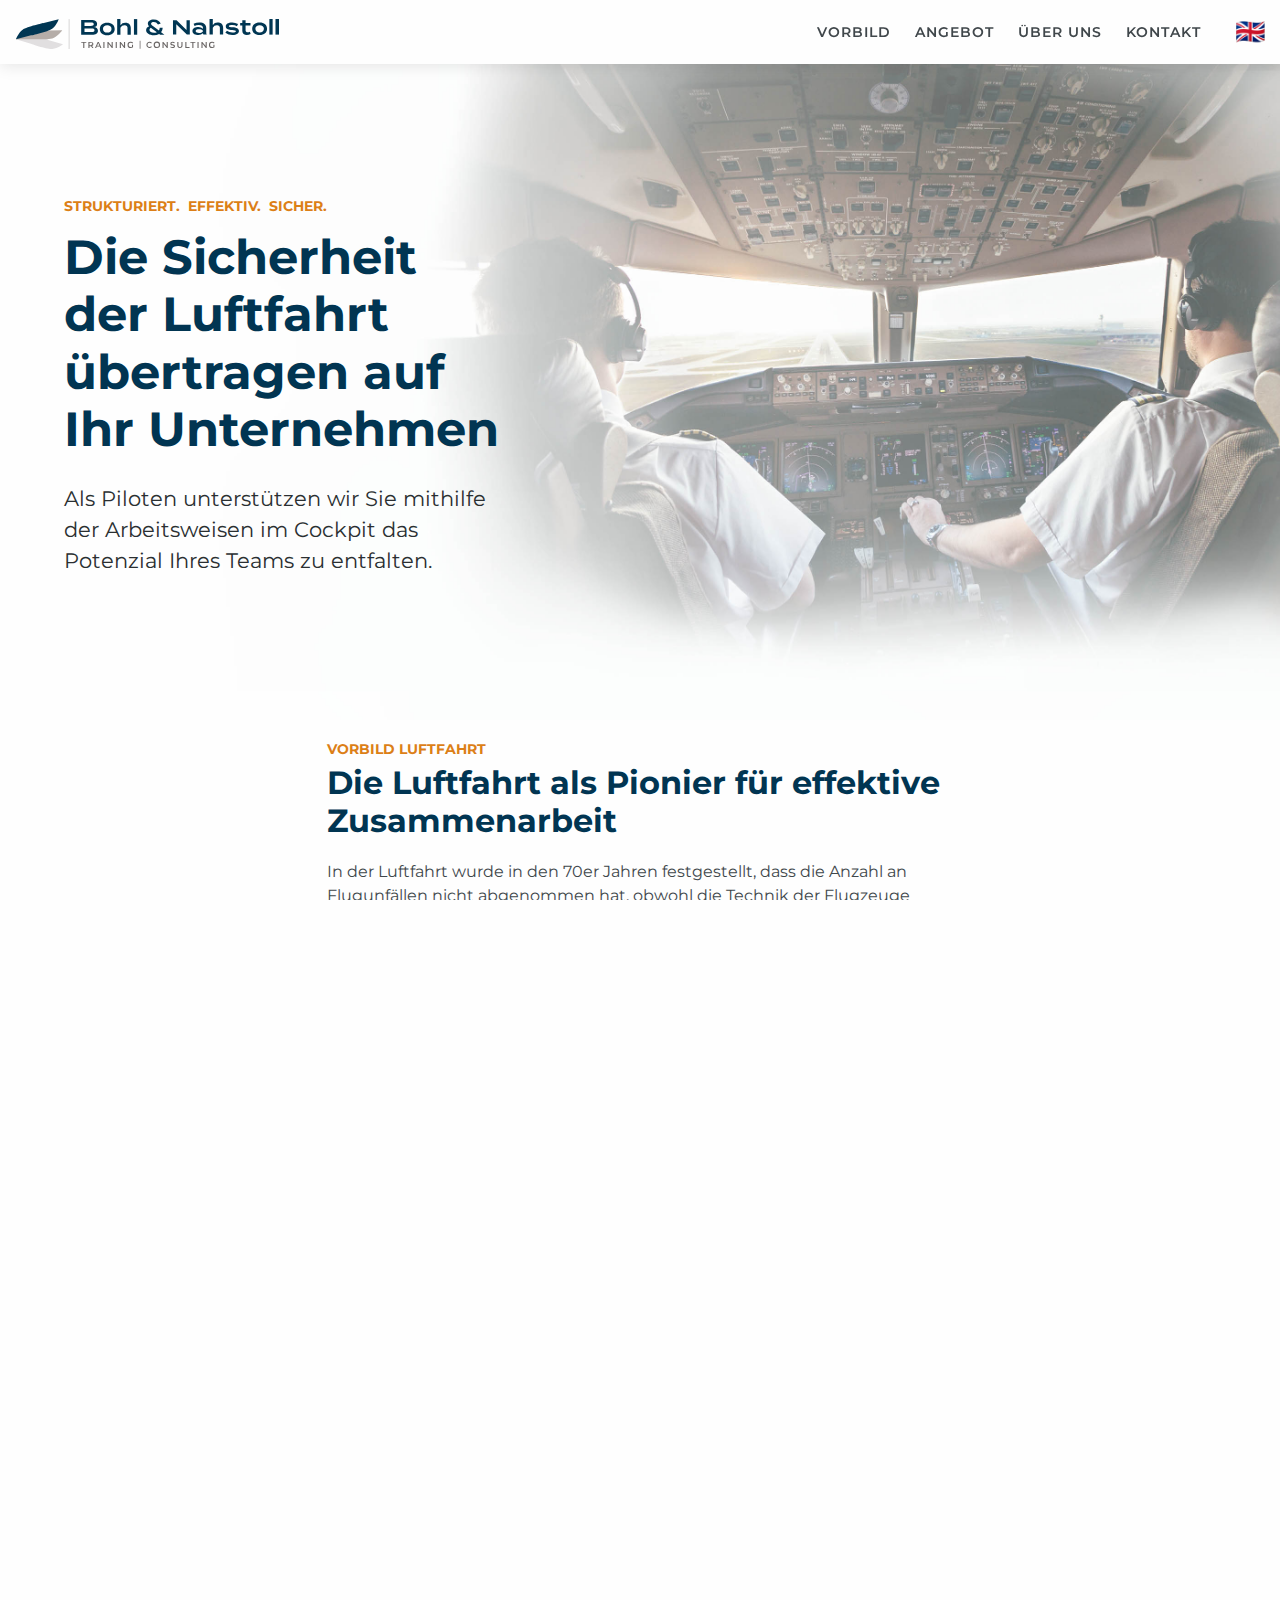
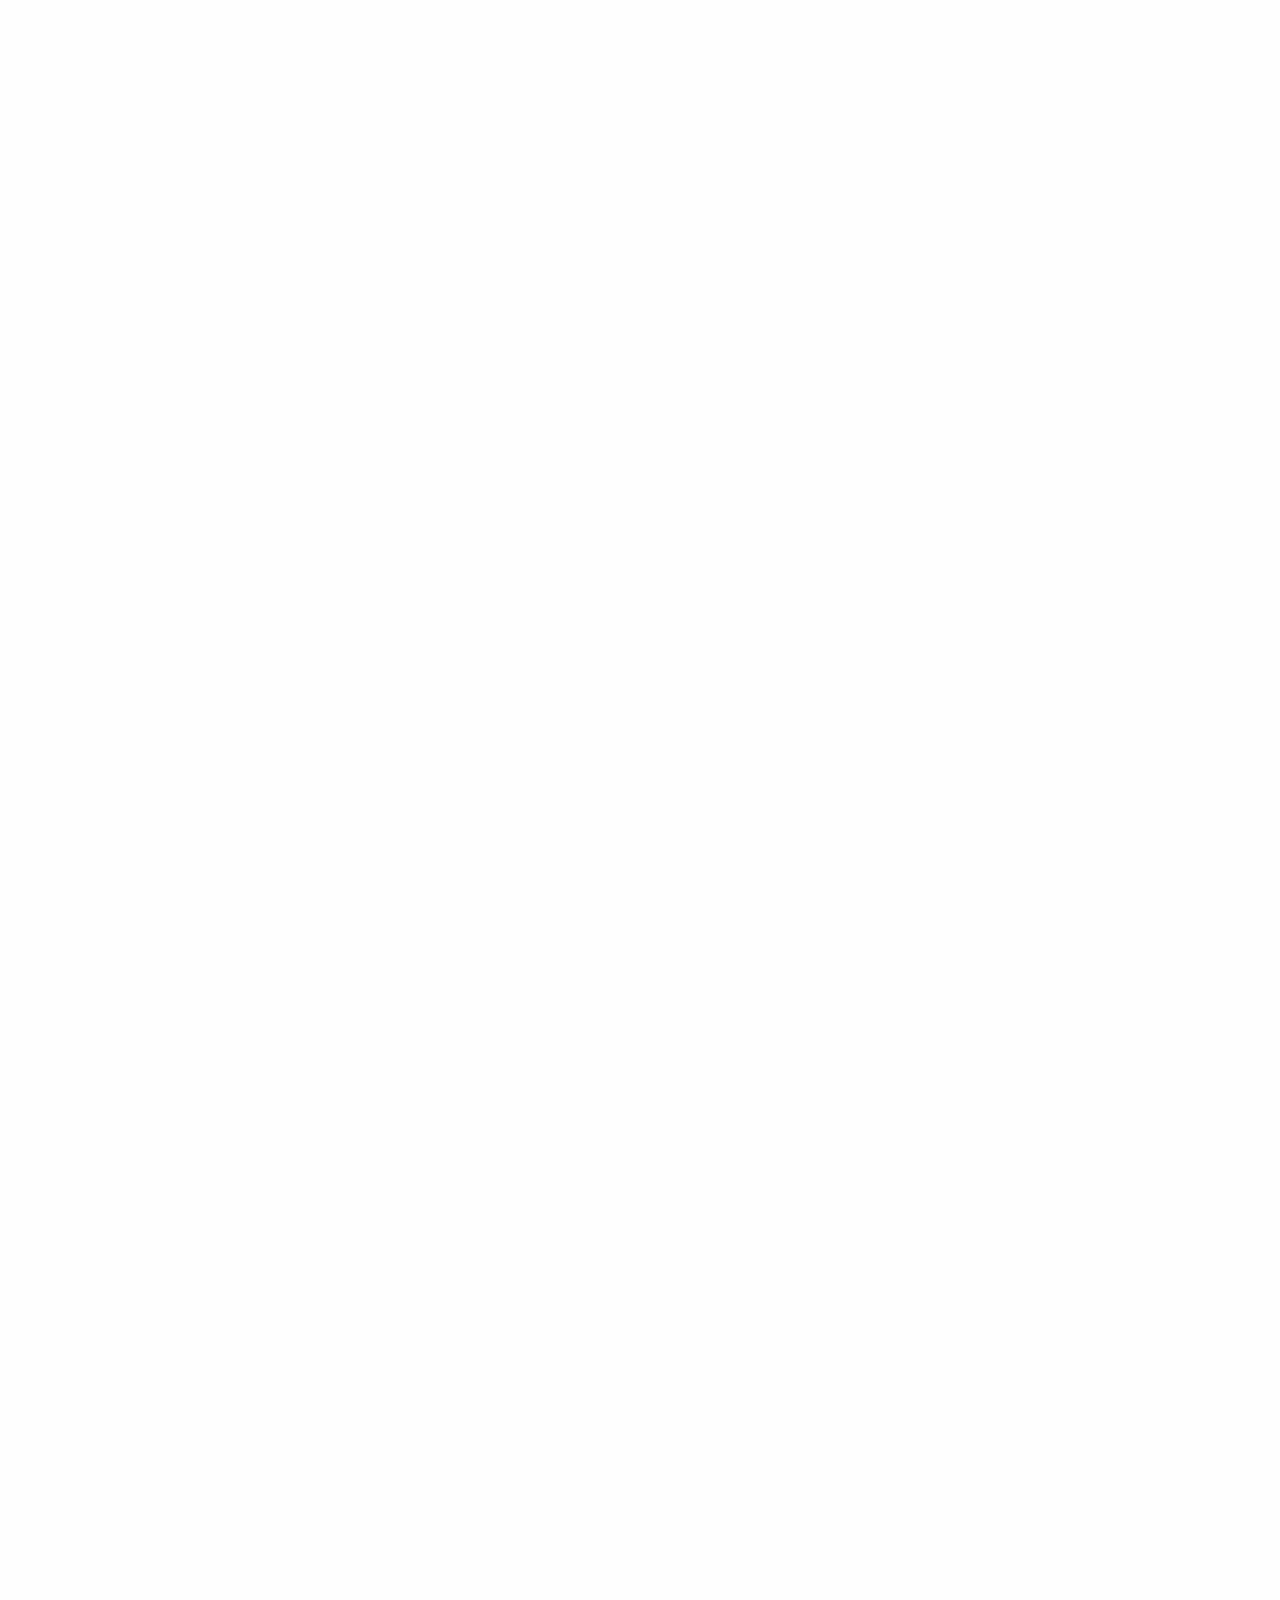
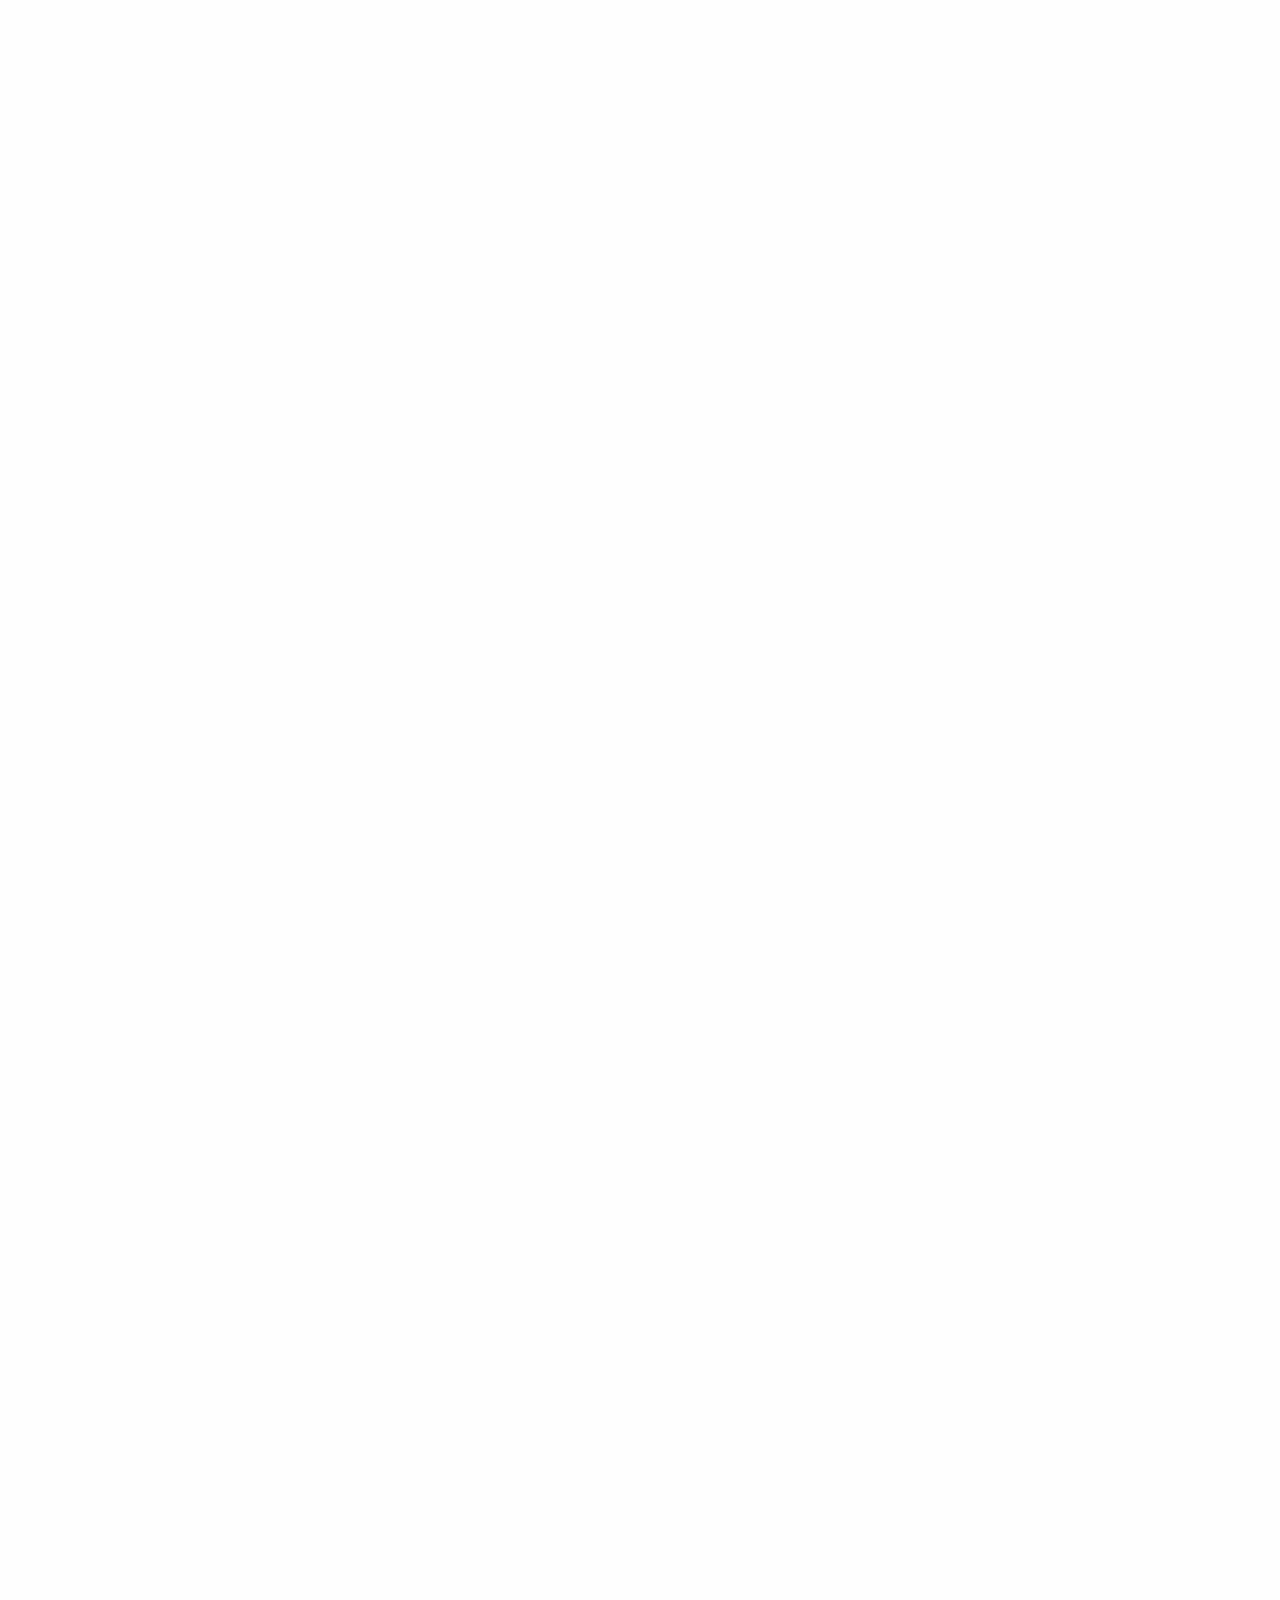
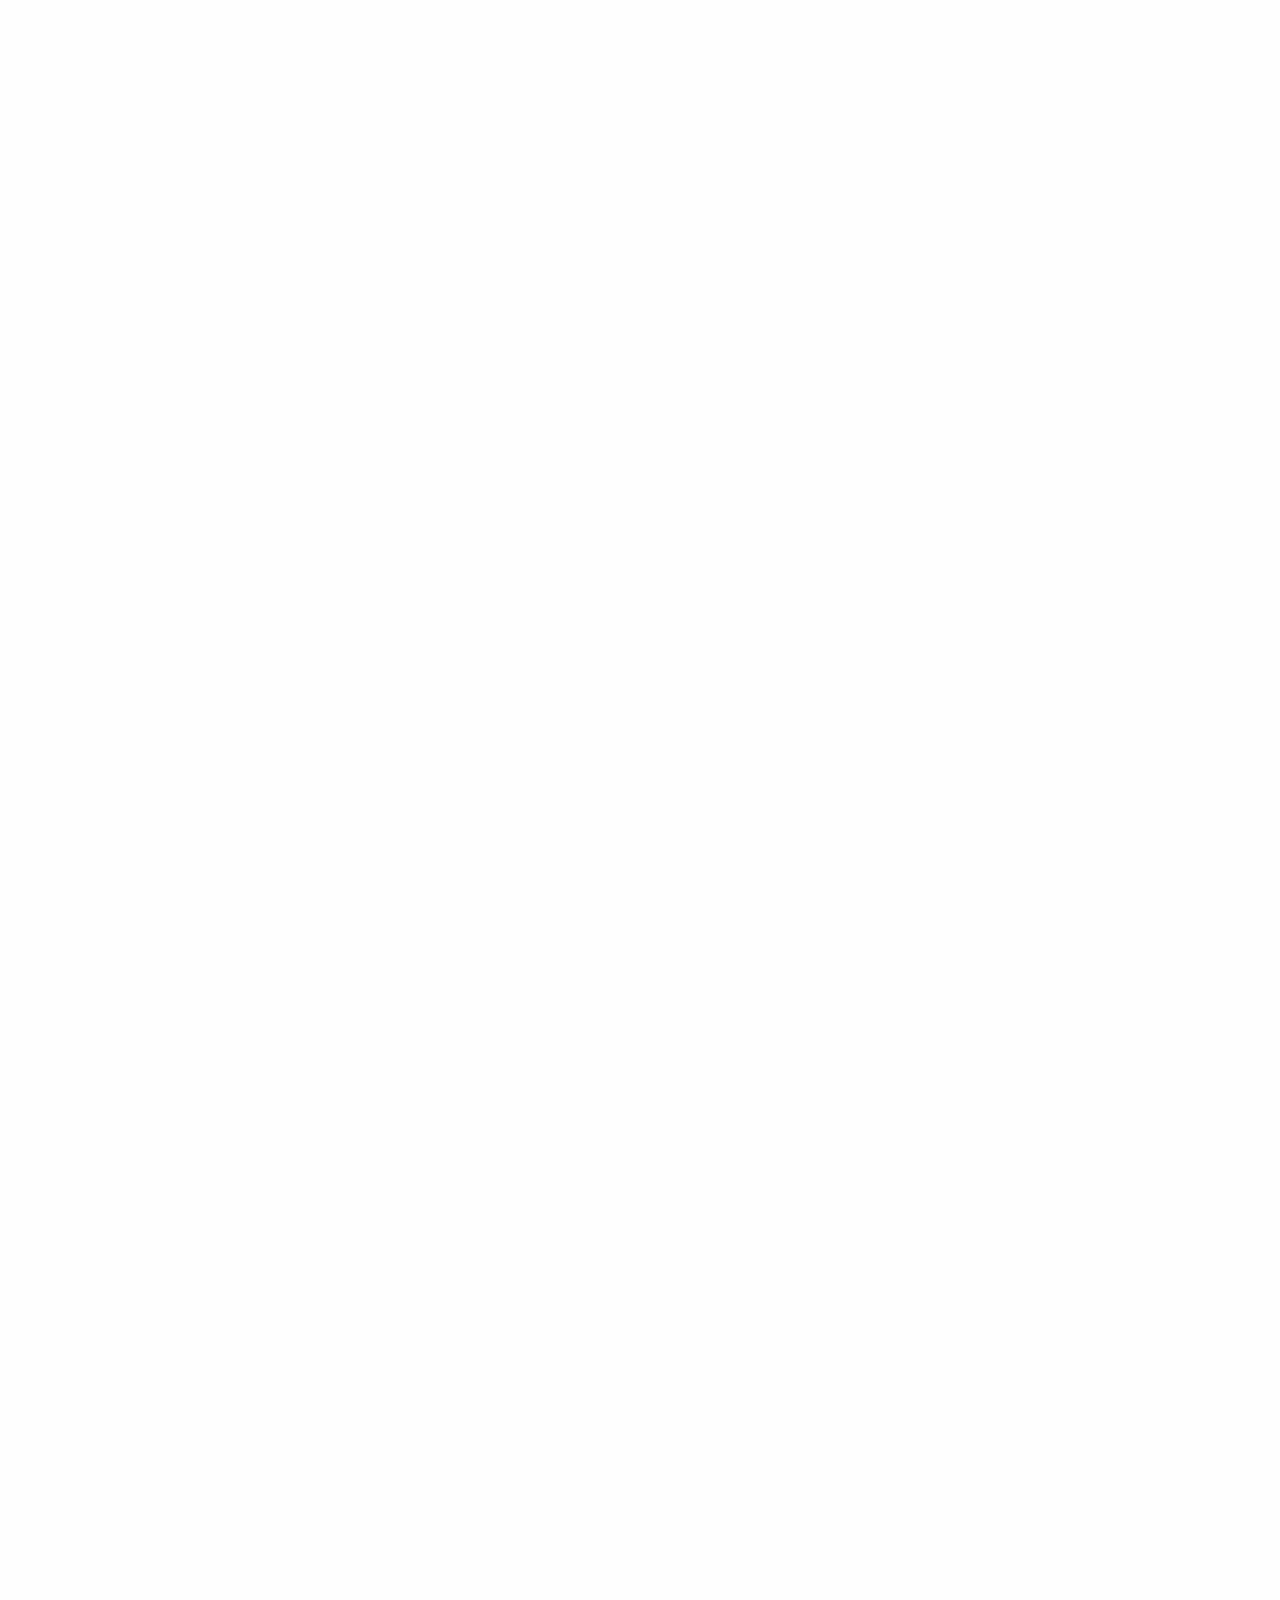
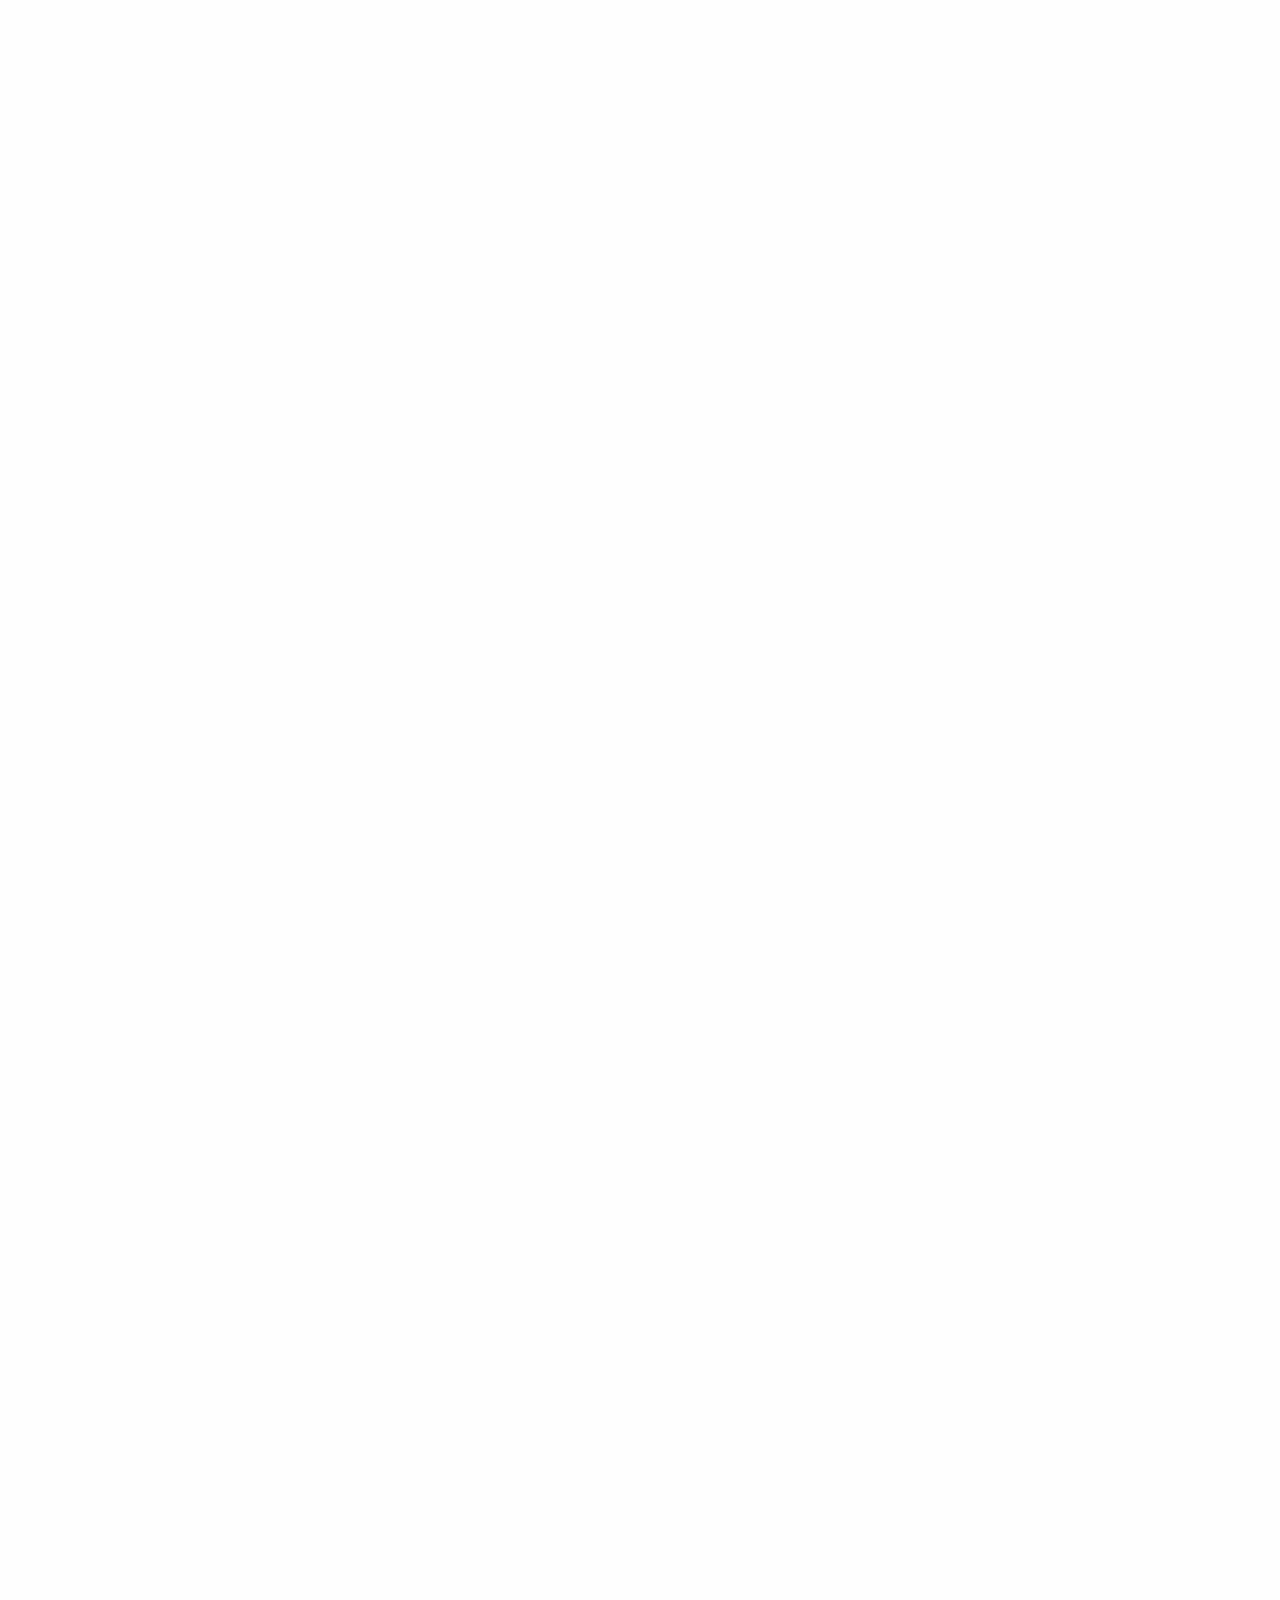
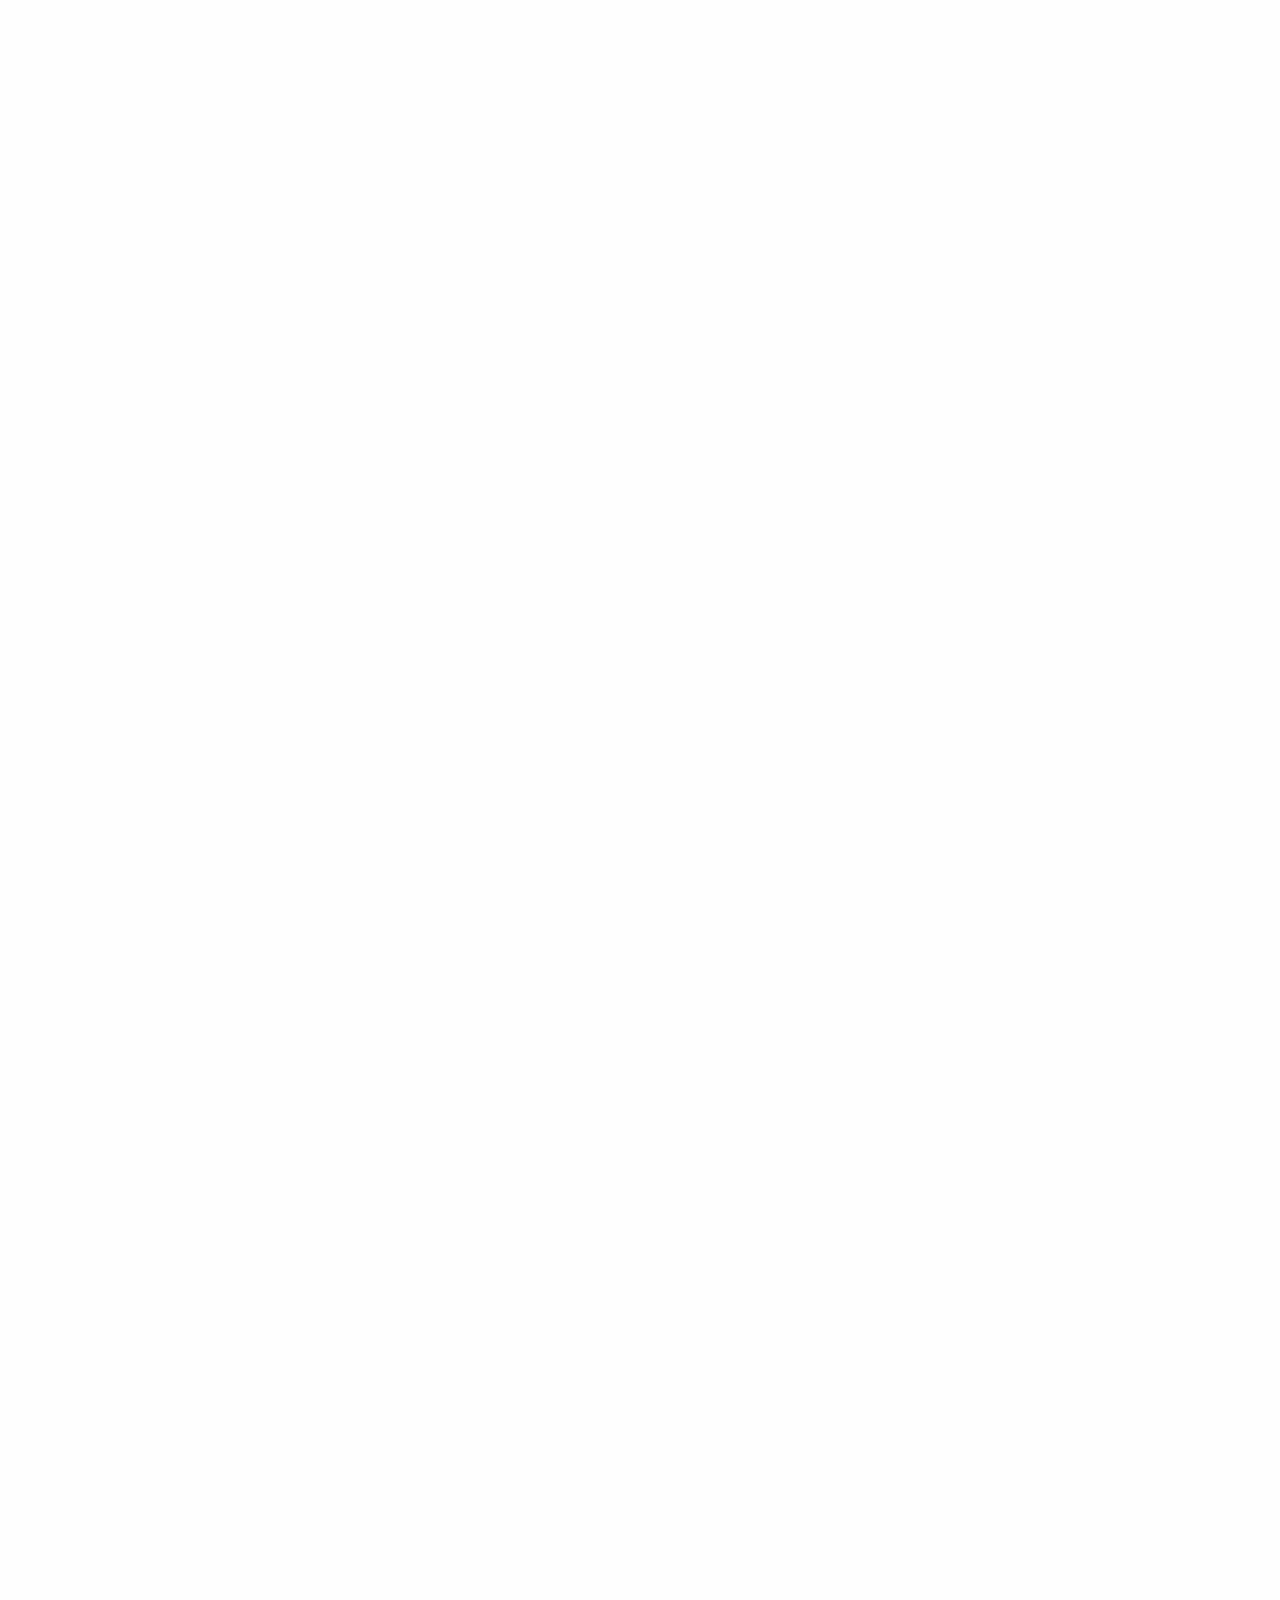
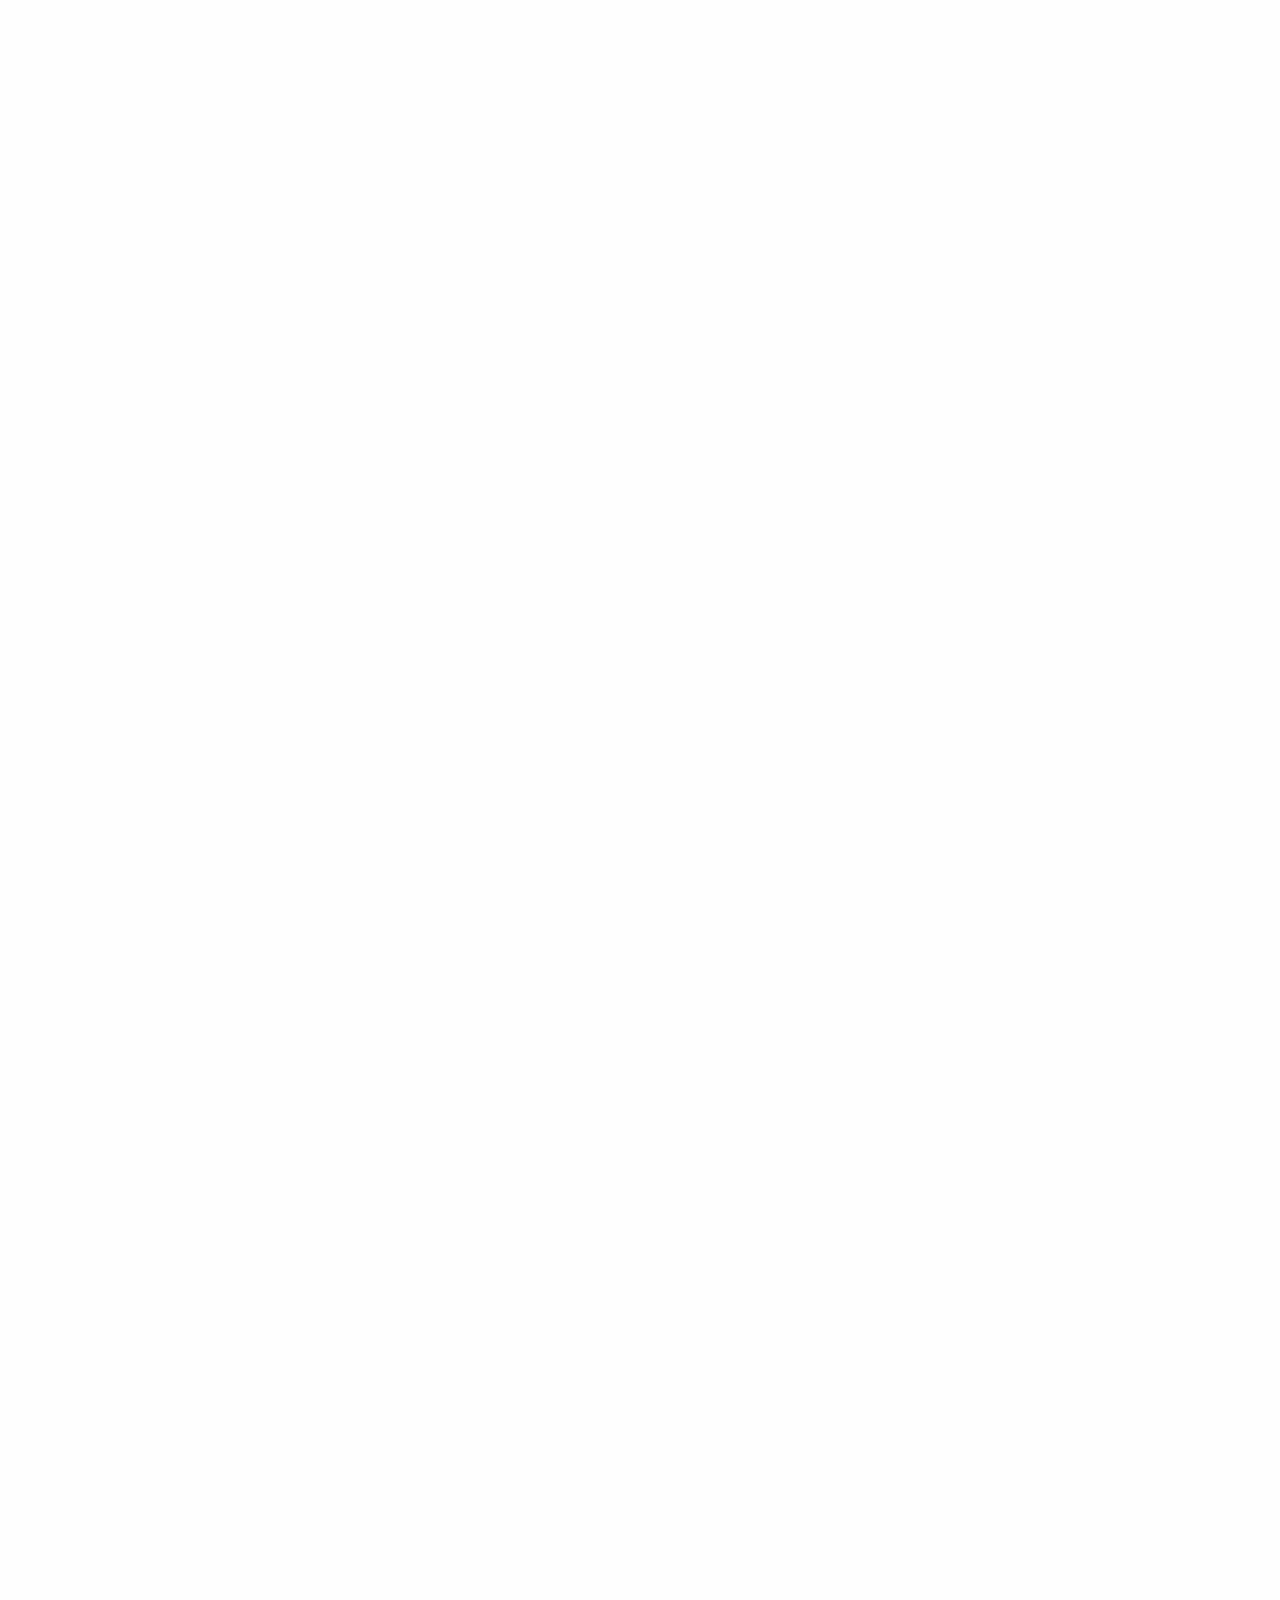
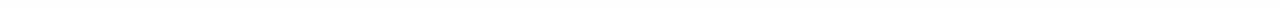
<file: index.html>
<!DOCTYPE html>
<html lang="de">
  <head>
    <meta charset="UTF-8" />
    <meta name="viewport" content="width=device-width, initial-scale=1.0" />

    <title>BN - Training & Consulting</title>
    <meta name="description" content="Die Piloten Bohl & Nahstoll übertragen die Sicherheits-, Kommunikations- und Führungskonzepte der Luftfahrt auf Ihr Unternehmen."/>
    <meta name="image" content="https://www.bn-training.com/img/utils/bn-og.jpg"/>


    <meta property="og:type" content="website"/>
    <meta property="og:title" content=" BN - Training & Consulting">
    <meta property="og:description" content="Die Piloten Bohl & Nahstoll übertragen die Sicherheits-, Kommunikations- und Führungskonzepte der Luftfahrt auf Ihr Unternehmen.">

    <meta property="og:image" content="https://www.bn-training.com/img/utils/bn-og.jpg" />
    <meta property="og:image:width" content="1200" />
    <meta property="og:image:height" content="630" />
    <meta property="og:image" content="https://www.bn-training.com/img/utils/bn-og--wa.jpg" />
    <meta property="og:image:width" content="400" />
    <meta property="og:image:height" content="400" />
    <meta property="og:url" content="https://www.bn-training.com">
    <meta name="twitter:card" content="summary_large_image"><meta property="og:site_name" content="BN - Training & Consulting">
    <meta name="twitter:image:alt" content="logo from BN-Training">
    
    <link rel="stylesheet" href="main.css" />
    <link
      href="https://fonts.googleapis.com/css2?family=Montserrat:ital,wght@0,400;0,600;0,700;1,500&display=swap"
      rel="stylesheet"
    />
    <link rel="shortcut icon" type="image/x-icon" href="/favicon.ico">
  </head>
  <body>
    <header id="header">
      <nav class="nav-container">
        <a class="nav-link nav-link--logo" href="#header">
          <img class="nav-logo" src="img/logo.svg" alt="logo of bn training" />
        </a>
        <img
          class="nav-open"
          id="open"
          src="img/utils/menu.svg"
          alt="hamburger menu icon"
        />
        <img
          class="nav-close"
          id="close"
          src="img/utils/close.svg"
          alt="close icon"
        />
        <div class="nav">
          <ul class="nav-list">
            <li><a class="nav-link" href="#intro">Vorbild</a></li>
            <li><a class="nav-link" href="#product">Angebot</a></li>
            <li><a class="nav-link" href="#about">Über Uns</a></li>
            <li><a class="nav-link" href="#contact">Kontakt</a></li>
            <li><a class="nav-link flag" href="en.html">🇬🇧</a></li>
          </ul>
        </div>
      </nav>
      <div class="header">
        <div class="hero">
          <h4>strukturiert. &nbsp;effektiv. &nbsp;sicher.</h4>
          <h1>Die Sicherheit der Luftfahrt <span>übertragen auf Ihr Unternehmen</span></h1>
          <p>
            Als Piloten unterstützen wir Sie mithilfe der Arbeitsweisen im Cockpit das Potenzial Ihres Teams zu entfalten.
          </p>
        </div>
      </div>
    </header>

    <div id="intro">
      <section class="intro container">
        <div class="intro__content">
          <h4>Vorbild Luftfahrt</h4>
        <h2>Die Luftfahrt als Pionier für effektive Zusammenarbeit</h2>
        <p>
          In der Luftfahrt wurde in den 70er Jahren festgestellt, dass die Anzahl
          an Flugunfällen nicht abgenommen hat, obwohl die Technik der Flugzeuge
          immer zuverlässiger wurde. In mehr als 80% der Fälle ermittelte man
          Fehler in der Zusammenarbeit der Crew. 
        </p>
        <p>
            Die Erkenntnis daraus war, dass die interpersonelle Kompetenz der Piloten gefördert und eine
            effektivere Zusammenarbeit ermöglicht werden sollte. Piloten wurden trainiert wie sie in zeitkritischen Situationen gute Entscheidungen treffen, die Ruhe bewahren und im Team entscheidende
            Fehler vermeiden. Seitdem konnte die Anzahl der Unfälle deutlich
            verringert werden.
        </p>
        </div>
        <div class="intro__flex">
          <div class="intro__img">
            <img src="img/assets/airplane.jpg" alt="old aircraft">
          </div>
            <div class="intro__summary">
              <h3
                >Andere Berufsfelder können ebenfalls von diesen Erfolgen
                profitieren!</h3>
              <p>
                Wir zeigen Ihnen, wie Sie Ihr Unternehmen analog zur Luftfahrt auch in herausfordernden Situationen gut und sicher führen.
            </p>
            </div>
        </div>
      </section>

      <section class="container benefits" id="benefits">
        <div class="benefits__grid">
          <div class="benefits__title">
            <h4>Ihre Benefits</h4>
            <h2>Diese Vorteile bieten wir Ihrem Team</h2>
          </div>
          <div class="benefit">
            <img src="img/utils/efficient.svg" alt="two cogwheels icon">
            <p>Effektive Zusammenarbeit</p>
          </div>
          <div class="benefit">
            <img src="img/utils/mistakes.svg" alt="icon shield">
            <p>Vermeidung entscheidender Fehler</p>
          </div>
          <div class="benefit">
            <img src="img/utils/harmony.svg" alt="two happy persons icon">
            <p>Höhere Motivation bei den täglichen Herausforderungen</p>
          </div>
          <div class="benefit">
            <img src="img/utils/friendly.svg" alt="two happy persons icon">
            <p>Besseres Verständnis und Arbeitsklima innerhalb des Teams</p>
          </div>
          <div class="benefit">
            <img src="img/utils/capacity.svg" alt="to do list icon">
            <p>Mehr Kapazitäten für wesentliche Aufgaben</p>
          </div>
          <div class="benefit">
            <img src="img/utils/confident.svg" alt="person climbing mountain icon">
            <p>Gesteigertes Selbstvertrauen in anspruchsvollen Situationen</p>
          </div>
        </div>
      </section>



      <section class="container container--center" id="refs">
        <h4>Referenzen</h4>
        <h2>Diese Unternehmen sind schon mit uns abgehoben</h2>
        <div class="container-grid">
          <div class="grid-item">
            <img src="img/assets/logos/dfb.svg" alt="logo of dfb" />
            <div class="grid-item__overlay">
              <img src="img/assets/logos/dfb.svg" alt="logo of dfb" />
                <hr>
                <p><strong>Kommunikation:</strong><br>Beratung und Training im Bereich Videoassist für die Bundesligaschiedsrichter;<br> Entwicklung von Standardkommunikationsverfahren</p>
              </div>
          </div>
          <div class="grid-item">
            <img src="img/assets/logos/assistim.svg" alt="logo of assistim" />
            <div class="grid-item__overlay">
              <img src="img/assets/logos/assistim.svg" alt="logo of assistim" />
                <hr>
                <p>Trainings für Flugdienstberater</p>
              </div>
          </div>

          <div class="grid-item">
            <img src="img/assets/logos/comatch.svg" alt="logo of co:match" />
            <div class="grid-item__overlay">
              <img src="img/assets/logos/comatch.svg" alt="logo of co:match" />
                <hr>
                <p>Beratung, Workshops, Training</p>
              </div>
          </div>

          <div class="grid-item">
            <img src="img/assets/logos/sparkasse.svg" alt="logo of sparkasse" />
            <div class="grid-item__overlay">
              <img src="img/assets/logos/sparkasse.svg" alt="logo of sparkasse" />
              <hr>
              <p><strong>Entscheidungsfindung:</strong><br>Teilnahme an einer Podiumsdiskussion zum Thema Entscheidungsfindung </p>
            </div>
        </div>

        <div class="grid-item">
          <img
            src="img/assets/logos/emek.svg"
            alt="logo of dr emeklibas"
          />
          <div class="grid-item__overlay">
            <img
            src="img/assets/logos/emek.svg"
            alt="logo of dr emeklibas"
          />
              <hr>
              <p><strong>Fehlermanagement, Kommunikation:</strong><br>Beratung und Training für das Praxisteam</p>
            </div>
        </div>

          <div class="grid-item">
            <img
              src="img/assets/logos/cat.svg"
              alt="logo of civil aviation training"
            />
            <div class="grid-item__overlay">
              <img
              src="img/assets/logos/cat.svg"
              alt="logo of civil aviation training"
            />
                <hr>
                <p>Trainings für Berufspiloten</p>
              </div>
          </div>


          <div class="grid-item">
            <img src="img/assets/logos/isbf.svg" alt="logo of isbf" />
            <div class="grid-item__overlay">
              <img src="img/assets/logos/isbf.svg" alt="logo of isbf" />
                <hr>
                <p><strong>Workloadmanagement:</strong><br>Standardisierung von Arbeitsabläufen</p>
              </div>
          </div>

        </div>
      </section>
    </div>

    <div class="quote">
      <div class="quote_container">
        <div class="quote__flex">
          <quote
            >„Durch die Zusammenarbeit erarbeiteten wir einen Standardprozess, wie er unter Piloten im alltäglichen Berufsleben angewendet wird und in der Kommunikation der Video-Assistenten mit den Schiedsrichtern implementiert wurde.“</quote
          >
          <div class="quote__cite">
            <cite>Deutscher Fussball Bund</cite>
            <span>Projekt Video-Assistent</span>
          </div>
        </div>
        <div class="quote__pagination" data-box=0>
          <span class="quote__page active" data-number=0></span>
          <span class="quote__page" data-number=1></span>
          <span class="quote__page" data-number=2></span>
          <span class="quote__page" data-number=3></span>
        </div>
      </div>
    </div>

    <div id="product">
      <div class="container-sticky container" id="product">
        <div class="sticky">
          <div class="service-header">
            <h4>Unsere Bereiche</h4>
            <h2>
              Wir schauen nicht nur aus einem Blickwinkel, sondern aus fünf.
            </h2>
            <p>
              Um die Arbeitsweisen im Cockpit auf Ihr Unternehmen zu übertragen,
              schauen wir aus fünf unterschiedlichen Perspektiven. Jeder dieser Bereiche ist für sich wichtig und beeinflusst direkt auch die anderen.
            </p>
          </div>
        </div>
        <div class="scroll">
          <div class="service">
            <div class="service_content">
              <h3>Fehler-Management</h3>
              <div class="flex">
                <ul>
                  <li>Welche Möglichkeiten gibt es Fehler in der Zusammenarbeit zu minimieren?</li>
                  <li>Wie gehen wir als Unternehmen mit Fehlern unserer Mitarbeiter um?
                  </li>
                </ul>
                <img
                  src="img/utils/fehler.svg"
                  alt=""
                  class="service_img extra-right"
                />
              </div>
            </div>
          </div>

          <div class="service">
            <div class="service_content">
              <h3>Kommunikation</h3>
              <div class="flex">
                <ul>
                  <li>Wie kommunizieren wir effektiv und unmissverständlich?</li>
                  <li>Wie stellen wir sicher, dass der andere mich verstanden hat?
                  </li>
                </ul>
                <img
                  src="img/utils/communication.svg"
                  alt=""
                  class="service_img extra-right"
                />
              </div>
            </div>
          </div>

          <div class="service">
            <div class="service_content">
              <h3>Entscheidungsfindung</h3>
              <div class="flex">
                <ul>
                  <li>Wie treffen wir in zeitkritischen Situationen die bestmögliche
                    Entscheidung?
                  </li>
                </ul>
                <img src="img/utils/goals.svg" alt="" class="service_img" />
              </div>
            </div>
          </div>

         
          <div class="service">
            <div class="service_content">
              <h3>Workload-Management</h3>
              <div class="flex">
                <ul>
                  <li>Wie können wir unsere Arbeitsbelastung optimal managen?</li>
                  <li>Wie verteilen wir unsere Aufgaben innerhalb des Teams?</li>
                  <li>Wie bereiten wir uns auf Phasen hoher Arbeitsbelastung vor?</li>
                </ul>
                <img src="img/utils/workload.svg" alt="" class="service_img" />
              </div>
            </div>
          </div>

          
          <div class="service">
            <div class="service_content">
              <h3>Leadership & Teamwork</h3>
              <div class="flex">
                <ul>
                  <li>Wie nutzen wir das Potenzial unseres Teams?</li>
                  <li>Welches Hierarchiegefälle ist in unserem Unternehmen optimal?</li>
                  <li>Was zeichnet einen guten Leader, was einen guten Follower aus?</li>
                </ul>
                <img src="img/utils/leadership.svg" alt="" class="service_img" />
              </div>
            </div>
          </div>
        </div>
      </div>
  
      <div class="container-sticky  container-sticky--order container" id="methods">
        <div class="scroll scroll--left">
          <div class="service">
            <h3>Seminare</h3>
            <div class="flex">
              <div class="method__img_container method__img_container--first">
                <img src="img/utils/seminar.svg" alt="icon seminar" class="method_img" />
              </div>
              <p>
                Theoretische Inhalte pragmatisch vorgestellt. Wir legen Wert
                auf anwendbare und verständliche Konzepte.
              </p>
            </div>
          </div>
          <div class="service">
            <h3>Workshops</h3>
            <div class="flex">
              <div class="method__img_container">
                <img src="img/utils/workshop.svg" alt="icon workshop" class="method_img" />
              </div>
              <p>
                Zusammen erarbeiten wir Erkenntnisse in einem von uns vorher
                ausgearbeiteten Rahmen.
              </p>
            </div>
          </div>
          <div class="service">
            <h3>Beratung</h3>
            <div class="flex">
              <div class="method__img_container">
                <img src="img/utils/beratung.svg" alt="icon consulting" class="method_img" />
            </div>
              <p>
                Wir zeigen Ihnen unsere Erkenntnisse und Ideen und beraten Sie bei der Entwicklung Ihres individuellen Trainingprogramms.
              </p>
            </div>
          </div>
          <div class="service">
            <h3>On-The-Job Training</h3>
            <div class="flex">
              <div class="method__img_container">
                <img src="img/utils/on-the-job.svg" alt="icon on the job training" class="method_img" />
              </div>
              <p>
                Analog zur Luftfahrt begleiten wir Sie bei Ihrer täglichen Arbeit
                und üben gemeinsam, live und hautnah.
              </p>
            </div>
          </div>
        </div>
        <div class="sticky">
          <div class="service-header">
            <h4>Unsere Methoden</h4>
            <h2>Wir können so vielfältig sein, wie Ihr Unternehmen ist</h2>
            <p>
              Wir finden gemeinsam mit Ihnen die für das jeweilige Modul und Ihr
              Umfeld optimale Lösung.
            </p>
          </div>
        </div>
      </div>

      <div class="process">
        <section class="container process__container" id="process">
          <div class="process__content">
            <h4>Die Schritte</h4>
          <h2>Unsere Vorgehensweise</h2>
          <p>
            Im ersten Schritt schauen wir uns an, wie Ihr Team zusammenarbeitet.
            Unmittelbar danach erhalten Sie von uns erste Vorschläge für eine
            Förderung Ihrer Zusammenarbeit im Team in Anlehnung an die Arbeitsweisen
            im Cockpit. Im Anschluss entscheiden wir gemeinsam, welche Module und
            Methoden bei Ihnen umgesetzt werden sollen – und das auf Ihr Unternehmen
            individuell angepasst. Sie werden überrascht sein, wie man mit kleinen
            Stellschrauben große Fortschritte erzielen kann.
          </p>
          <p class="copy__summary">
            <span class="strong">Unser Ziel:</span> Ihr Unternehmen in herausfordernden Situationen sicher auf Kurs zu halten.
          </p>
          </div>
        </section>
        <div class="process__img">
          <img class="process__img process__img--mobile" src="img/assets/team-mobile.jpg" alt="business people happy">
          <img class="process__img--destkop" src="img/assets/team-destkop.jpg" alt="business people happy">
        </div>
      </div>
    </div>


    <div class="quote quote--nomargin">
      <div class="quote_container">
        <div class="quote__flex">
          <quote
            >"Die Zusammenarbeit war sehr angenehm und äußerst professionell. Neben der theoretischen Herleitung haben die Praxisübungen mit den Schiedsrichter dazu geführt, dass die definierten Standardprozesse von jedem übernommen werden konnten.“</quote
          >
          <div class="quote__cite">
            <cite>Deutscher Fussball Bund</cite>
            <span>Projekt Video-Assistent</span>
          </div>
        </div>
        <div class="quote__pagination" data-box=1>
          <span class="quote__page active" data-number=0></span>
          <span class="quote__page" data-number=1></span>
          <span class="quote__page" data-number=2></span>
          <span class="quote__page" data-number=3></span>
        </div>
      </div>
    </div>

    <section id="about" class="container">
      <div class="about__intro">
        <h4>Über uns</h4>
        <h2>2 Piloten - agil, innovativ und effektiv</h2>
        <p>
          Freuen Sie sich auf ein authentisches Team mit einer schnellen
          Auffassungsgabe, innovativen Lösungsansätzen und einem hohen Maß an
          Flexibilität und Dynamik. Die tägliche Anwendung der von uns geschulten Inhalten über den Wolken macht uns zu Praktikern. Daher werden wir
          auch bei Ihnen theoretische Konzepte mit Leben füllen und
          maßgeschneidert für Sie zusammenstellen. Lassen Sie uns gemeinsam
          abheben in eine neue Welt der effektiveren Zusammenarbeit.
        </p>
      </div>

      <div class="centerit">
        <div class="about_grid">
          <div class="about_container">
            <div class="about_person">
              <h3>Patrick Nahstoll</h3>
              <p>
                Patrick ist ein Teamplayer, der auch für Ihr Unternehmen
                mit seiner freundlichen und emphatischen Art Ansätze zur
                Verbesserung der Zusammenarbeit entwickelt. Er sucht stetig neue
                Herausforderungen und findet motiviert und zielstrebig die beste
                Lösung. Mit seiner Neugierde denkt sich Patrick in immer neue
                Themenstellungen ein, überträgt seine vielfältigen Erfahrungen
                und Interessen auf neue Anwendungsfälle und sucht nach einem
                individuell passenden Ergebnis.
              </p>
            </div>
          </div>
          <div>
            <img class="about_image-top" src="img/assets/nahstoll.jpg" alt="patrick nahstoll" />
          </div>
          <div>
            <img
              src="img/assets/nahstoll_ac.jpg"
              alt="patrick nahstoll in a cockpit"
            />
          </div>
          <div class="about_container about_container--quali">
            <div>
              <h3>Qualifikationen:</h3>
              <ul class="ul--bullets">
                <li>Bachelor of Engineering</li>
                <li>aktuell im MBA-Studium</li>
                <li>Erster Offizier auf Airbus 320 Familie</li>
              </ul>
              <h3>Kontaktmöglichkeiten:</h3>
              <ul>
                <li class="li--contact">
                  <div class="contact_img_container">
                    <img src="img/utils/phone.svg" alt="handy icon" />
                  </div>
                  <a href="tel:+491777598697">+49 177 7598697</a>
                </li>
                <li class="li--contact">
                  <div class="contact_img_container">
                    <img src="img/utils/mail.svg" alt="mail icon" />
                  </div>
                  <a href="mailto:patrick.nahstoll@bn-training.com">patrick.nahstoll@bn-training.de</a>
                </li>
              </ul>
            </div>
          </div>
        </div>
      </div>
      <div class="centerit">
        <div class="about_grid">
          <div class="about_container">
            <div class="about_person">
              <h3>Christoph Bohl</h3>
              <p>
                Vertrauen Sie auf Christoph, einen Allrounder, der offen für
                neue Herausforderungen ist, bei denen er wie beim Fliegen
                praxisorientiert Kompetenz und Verantwortungsbewusstsein
                einbringen kann. Schon bei Trainings- und Beratungstätigkeiten
                hat er es alleine, oder im Team verstanden, Struktur mit
                Vielseitigkeit und innovativen Vorgehensweisen zu vereinen. Bei
                alldem fällt es ihm leicht, mit Offenheit, Spontanität und
                Lebensfreude immer wieder neue Kontakte zu knüpfen.
              </p>
            </div>
          </div>
          <div>
            <img class="about_image-top" src="img/assets/bohl.jpg" alt="christoph bohl" />
          </div>
          <div>
            <img
              src="img/assets/bohl_ac.jpg"
              alt="christoph bohl in a cockpit"
            />
          </div>
          <div class="about_container about_container--quali">
            <div>
              <h3>Qualifikationen:</h3>
              <ul class="ul--bullets">
                <li>Flugkapitän auf Airbus 320 Familie</li>
                <li>ATPL-Ausbildungsleiter</li>
              </ul>
              <h3>Kontaktmöglichkeiten:</h3>
              <ul>
                <li class="li--contact">
                  <div class="contact_img_container">
                    <img src="img/utils/phone.svg" alt="handy icon" />
                  </div>
                  <a href="tel:+4915124139434">+49 1512 4139434</a>
                </li>
                <li class="li--contact">
                  <div class="contact_img_container">
                    <img src="img/utils/mail.svg" alt="mail icon" />
                  </div>
                  <a href="mailto:christoph.bohl@bn-training.com">christoph.bohl@bn-training.com</a>
                </li>
              </ul>
            </div>
          </div>
        </div>
      </div>
    </section>

    <section class="form_container" id="contact">
      <div class="container">
          <div class="flex flex--sb">
            <div class="form_textcontainer">
              <h4>Kontakt</h4>
              <h2>For any further assistance contact your cockpit crew</h2>
              <p>
                Persönlich lässt es sich viel einfacher verständigen. Nehmen sie zu
                uns Kontakt auf, indem Sie uns anrufen, eine E-Mail schreiben, oder
                das Kontaktformular nutzen.
              </p>
            </div>
            <div class="form_img">
              <img src="img/utils/visitenkarte.png" alt="business card of bn-training"/>

            </div>
          </div> 
      </div>
    </section>

    <footer>
      <div class="footer_container container">
        <ul class="footer__list">
          <li>Sitemap</li>
          <li><a href="#top">Home</a></li>
          <li><a href="#intro">Vorbild Luftfahrt</a></li>
          <li><a href="#benefits">Ihre Benefits</a></li>
          <li><a href="#refs">Referenzen</a></li>
          <li><a href="#product">Unsere Module</a></li>
          <li><a href="#methods">Unsere Methoden</a></li>
          <li><a href="#process">Vorgehensweise</a></li>
          <li><a href="#about">Über Uns</a></li>
          <li><a href="#contact">Kontakt</a></li>
        </ul>
        <div>
          <ul class="footer__list">
            <li>Rechtliches</li>
            <li><a href="pages/impressum.html">Impressum</a></li>
            <li><a href="pages/datenschutz.html">Datenschutz</a></li>
          </ul>
          <ul class="footer__list footer__list--social">
            <li>Kontakt</li>
            <li><a href="tel:+491777598697"><img class="footer__social" src="img/utils/phone-social.svg" alt="phone icon"></a></li>
            <li><a href="mailto:info@bn-training.com"><img class="footer__social" src="img/utils/mail-social.svg" alt="linkedin icon"></a></li>
            <li><a href="https://www.linkedin.com/company/bn-training" target="_blank"><img class="footer__social" src="img/utils/linkedin.svg" alt="linkedin icon"></a></li>
            <li><a href="https://www.instagram.com/bn__training/" target="_blank"><img class="footer__social" src="img/utils/instagram.svg" alt="instagram icon"></a></li>
            <li><a href="https://www.facebook.com/BN.Training.Consulting" target="_blank"><img class="footer__social" src="img/utils/facebook.svg" alt="facebook icon"></a></li>
          </ul>
        </div>
        <div class="footer__site">
          <img class="footer__logo" src="img/logo--orange.svg" alt="logo bn-training"/>
        </div>
        <div class="footer__copyright">
          <p>Copyright 2020 BN-Training.com</p>
          <p><a href="mailto:christian_cramer@me.com">Webdesign by <span>Christian Cramer</span></a></p>
        </div>
      </div>
    </footer>
    <script src="index.js"></script>
    <script src="js/obs.js"></script>
  </body>
</html>
</file>
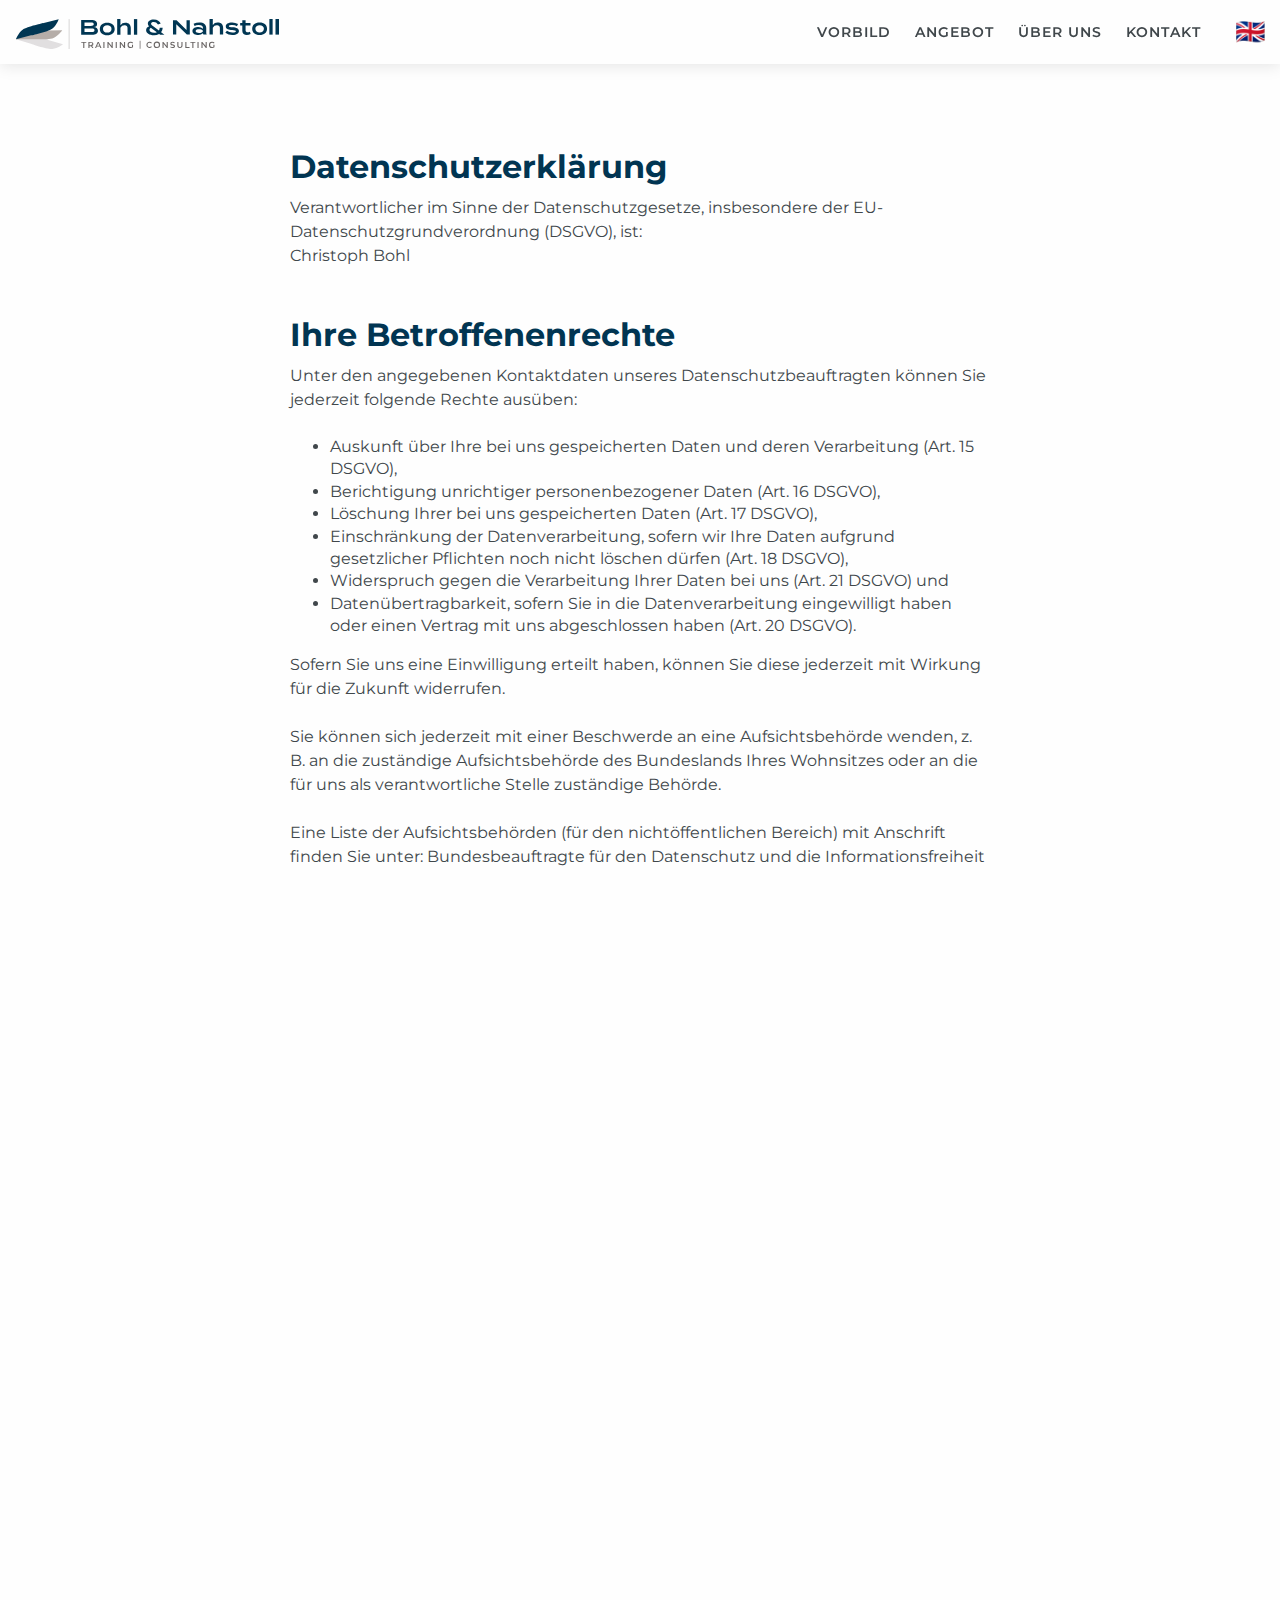
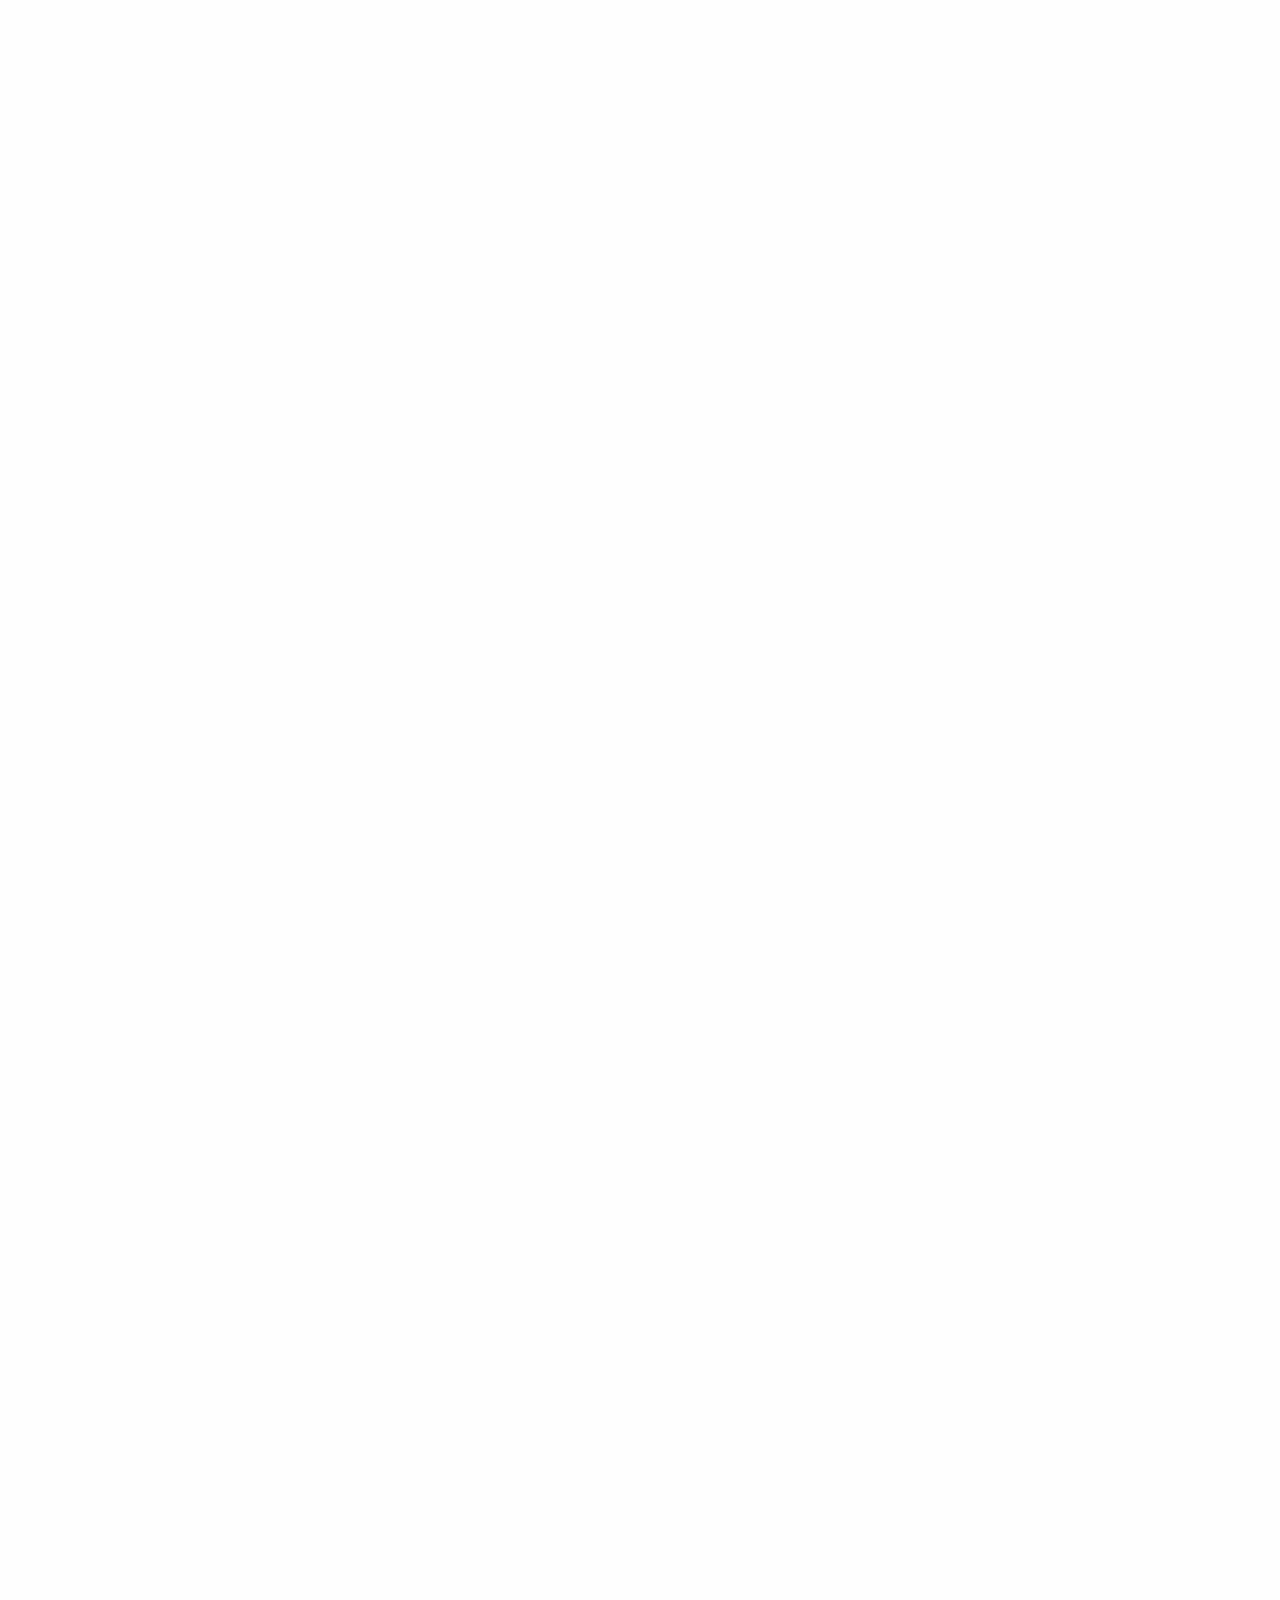
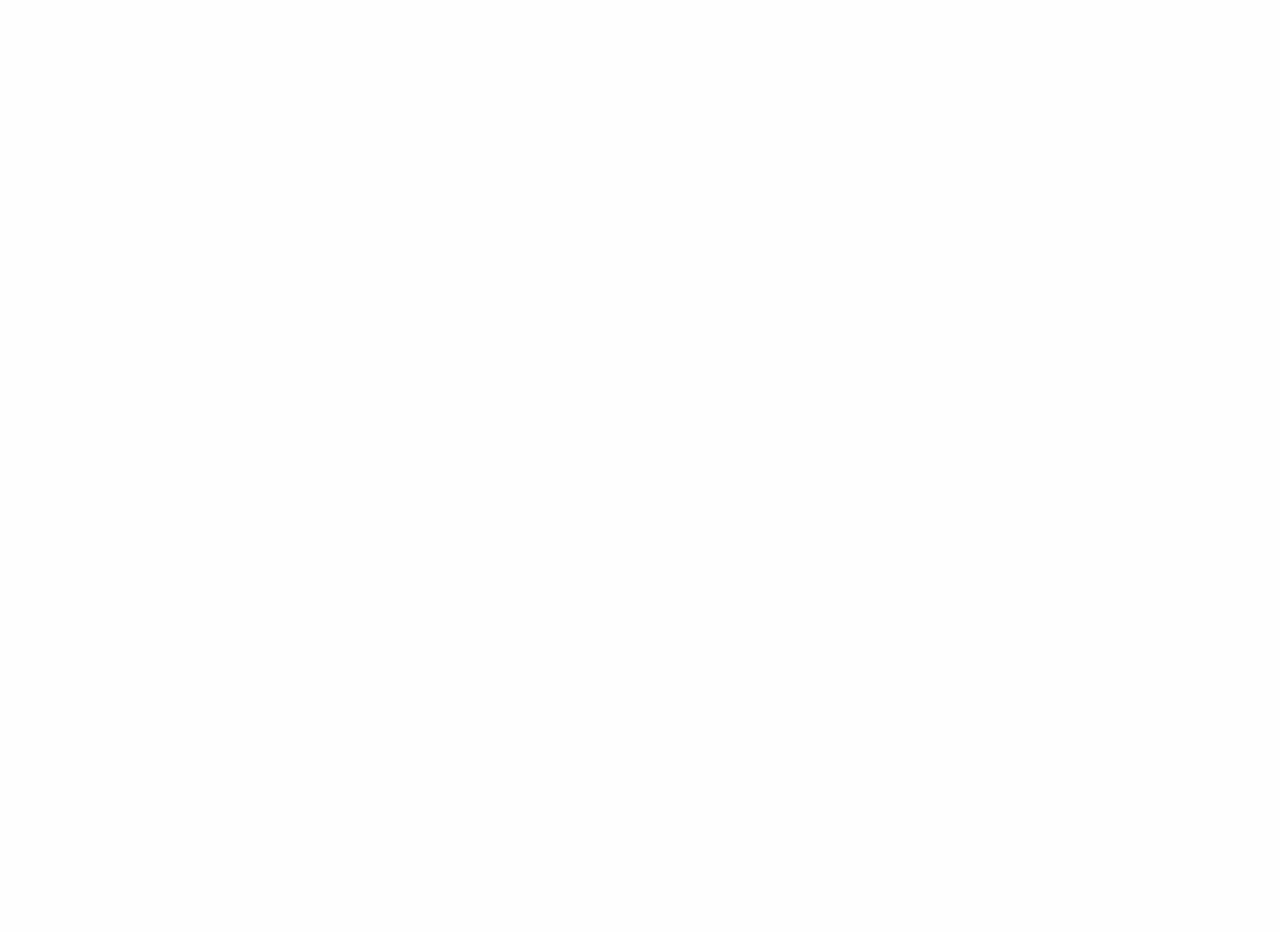
<file: pages/datenschutz.html>
<!DOCTYPE html>
<html lang="de">
  <head>
    <meta charset="UTF-8" />
    <meta name="viewport" content="width=device-width, initial-scale=1.0" />
    <title>BN - Training & Consulting</title>
    <link rel="stylesheet" href="../main.css" />
    <link
      href="https://fonts.googleapis.com/css2?family=Montserrat:ital,wght@0,400;0,600;0,700;1,500&display=swap"
      rel="stylesheet"
    />
    <link rel="shortcut icon" type="image/x-icon" href="../favicon.ico">
  </head>
  <body>
    <header id="header">
      <nav class="nav-container">
        <a class="nav-link nav-link--logo" href="../index.html">
          <img class="nav-logo" src="../img/logo.svg" alt="logo of bn training" />
        </a>
        <img
          class="nav-open"
          id="open"
          src="../img/utils/menu.svg"
          alt="hamburger menu icon"
        />
        <img
          class="nav-close"
          id="close"
          src="../img/utils/close.svg"
          alt="close icon"
        />
        <div class="nav">
          <ul class="nav-list">
            <li><a class="nav-link" href="../index.html">Vorbild</a></li>
            <li><a class="nav-link" href="../index.html#product">Angebot</a></li>
            <li><a class="nav-link" href="../index.html#about">Über Uns</a></li>
            <li><a class="nav-link" href="../index.html#contact">Kontakt</a></li>
            <li><a class="nav-link flag" href="../pages/en-datenschutz.html">🇬🇧</a></li>
          </ul>
        </div>
      </nav>
    </header>

    <section class="container container--secondary-pages">
        <div>
        <div class="datenschutz intro__content">
            <h2 class="daten__title">Datenschutzerklärung</h2>
<p>Verantwortlicher im Sinne der Datenschutzgesetze, insbesondere der EU-Datenschutzgrundverordnung (DSGVO), ist:<br>
    Christoph Bohl</p>
<h2>Ihre Betroffenenrechte</h2>
<p>Unter den angegebenen Kontaktdaten unseres Datenschutzbeauftragten können Sie jederzeit folgende Rechte ausüben:</p>
<ul>
    <li>Auskunft über Ihre bei uns gespeicherten Daten und deren Verarbeitung (Art. 15 DSGVO),</li>
    <li>Berichtigung unrichtiger personenbezogener Daten (Art. 16 DSGVO),</li>
    <li>Löschung Ihrer bei uns gespeicherten Daten (Art. 17 DSGVO),</li>
    <li>Einschränkung der Datenverarbeitung, sofern wir Ihre Daten aufgrund gesetzlicher Pflichten noch nicht löschen dürfen (Art. 18 DSGVO),</li>
    <li>Widerspruch gegen die Verarbeitung Ihrer Daten bei uns (Art. 21 DSGVO) und
    </li>
    <li>Datenübertragbarkeit, sofern Sie in die Datenverarbeitung eingewilligt haben oder einen Vertrag mit uns abgeschlossen haben (Art. 20 DSGVO).</li>
</ul>


<p>Sofern Sie uns eine Einwilligung erteilt haben, können Sie diese jederzeit mit Wirkung für die Zukunft widerrufen.</p>
<p>Sie können sich jederzeit mit einer Beschwerde an eine Aufsichtsbehörde wenden, z. B. an die zuständige Aufsichtsbehörde des Bundeslands Ihres Wohnsitzes oder an die für uns als verantwortliche Stelle zuständige Behörde.</p>
<p>Eine Liste der Aufsichtsbehörden (für den nichtöffentlichen Bereich) mit Anschrift finden Sie unter: <a href="https://www.bfdi.bund.de/DE/Infothek/Anschriften_Links/anschriften_links-node.html.">Bundesbeauftragte für den Datenschutz und die Informationsfreiheit</a></p>

<h2>Kontaktformular</h2>
<h3>Art und Zweck der Verarbeitung:</h3>
<p>Die von Ihnen eingegebenen Daten werden zum Zweck der individuellen Kommunikation mit Ihnen gespeichert. Hierfür ist die Angabe einer validen E-Mail-Adresse sowie Ihres Namens erforderlich. Diese dient der Zuordnung der Anfrage und der anschließenden Beantwortung derselben. Die Angabe weiterer Daten ist optional.</p>
<h3>Rechtsgrundlage:</h3>
<p>Die Verarbeitung der in das Kontaktformular eingegebenen Daten erfolgt auf der Grundlage eines berechtigten Interesses (Art. 6 Abs. 1 lit. f DSGVO).</p>
<p>Durch Bereitstellung des Kontaktformulars möchten wir Ihnen eine unkomplizierte Kontaktaufnahme ermöglichen. Ihre gemachten Angaben werden zum Zwecke der Bearbeitung der Anfrage sowie für mögliche Anschlussfragen gespeichert.</p>
<p>Sofern Sie mit uns Kontakt aufnehmen, um ein Angebot zu erfragen, erfolgt die Verarbeitung der in das Kontaktformular eingegebenen Daten zur Durchführung vorvertraglicher Maßnahmen (Art. 6 Abs. 1 lit. b DSGVO).</p>

<h3>Empfänger:</h3>
<p>Empfänger der Daten sind ggf. Auftragsverarbeiter.</p>

<h3>Speicherdauer:</h3>
<p>Daten werden spätestens 6 Monate nach Bearbeitung der Anfrage gelöscht.</p>
<p>Sofern es zu einem Vertragsverhältnis kommt, unterliegen wir den gesetzlichen Aufbewahrungsfristen nach HGB und löschen Ihre Daten nach Ablauf dieser Fristen. </p>
<h3>Bereitstellung vorgeschrieben oder erforderlich:</h3>
<p>Die Bereitstellung Ihrer personenbezogenen Daten erfolgt freiwillig. Wir können Ihre Anfrage jedoch nur bearbeiten, sofern Sie uns Ihren Namen, Ihre E-Mail-Adresse und den Grund der Anfrage mitteilen.</p>
<h2>Verwendung von Scriptbibliotheken (Google Webfonts)</h2>
<p>Um unsere Inhalte browserübergreifend korrekt und grafisch ansprechend darzustellen, verwenden wir auf dieser Website „Google Web Fonts“ der Google LLC (1600 Amphitheatre Parkway, Mountain View, CA 94043, USA; nachfolgend „Google“) zur Darstellung von Schriften.</p>
<p>Weitere Informationen zu Google Web Fonts finden Sie unter <a href="https://developers.google.com/fonts/faq" rel="noopener nofollow" target="_blank">https://developers.google.com/fonts/faq</a> und in der Datenschutzerklärung von Google: <a href="https://www.google.com/policies/privacy/" rel="noopener nofollow" target="_blank">https://www.google.com/policies/privacy/</a>.</p>
<h2>SSL-Verschlüsselung</h2>
<p>Um die Sicherheit Ihrer Daten bei der Übertragung zu schützen, verwenden wir dem aktuellen Stand der Technik entsprechende Verschlüsselungsverfahren (z. B. SSL) über HTTPS.</p><hr>
<h2>Information über Ihr Widerspruchsrecht nach Art. 21 DSGVO</h2>
<h3>Einzelfallbezogenes Widerspruchsrecht</h3>
<p>Sie haben das Recht, aus Gründen, die sich aus Ihrer besonderen Situation ergeben, jederzeit gegen die Verarbeitung Sie betreffender personenbezogener Daten, die aufgrund Art. 6 Abs. 1 lit. f DSGVO (Datenverarbeitung auf der Grundlage einer Interessenabwägung) erfolgt, Widerspruch einzulegen; dies gilt auch für ein auf diese Bestimmung gestütztes Profiling im Sinne von Art. 4 Nr. 4 DSGVO.</p>
<p>Legen Sie Widerspruch ein, werden wir Ihre personenbezogenen Daten nicht mehr verarbeiten, es sei denn, wir können zwingende schutzwürdige Gründe für die Verarbeitung nachweisen, die Ihre Interessen, Rechte und Freiheiten überwiegen, oder die Verarbeitung dient der Geltendmachung, Ausübung oder Verteidigung von Rechtsansprüchen.</p>
<h3>Empfänger eines Widerspruchs</h3>
<p>info@bn-training.com</p>
<hr>
<h2>Änderung unserer Datenschutzbestimmungen</h2>
<p>Wir behalten uns vor, diese Datenschutzerklärung anzupassen, damit sie stets den aktuellen rechtlichen Anforderungen entspricht oder um Änderungen unserer Leistungen in der Datenschutzerklärung umzusetzen, z.B. bei der Einführung neuer Services. Für Ihren erneuten Besuch gilt dann die neue Datenschutzerklärung.</p>
<h2>Fragen an den Datenschutzbeauftragten</h2>
<p>Wenn Sie Fragen zum Datenschutz haben, schreiben Sie uns bitte eine E-Mail oder wenden Sie sich direkt an die für den Datenschutz verantwortliche Person in unserer Organisation:</p>
<p>info@bn-training.com</p>

<span class="small">Die Datenschutzerklärung wurde mithilfe der activeMind AG erstellt, den Experten für <a href="https://www.activemind.de/datenschutz/datenschutzbeauftragter/" target="_blank" rel="noopener">externe Datenschutzbeauftragte</a> (Version #2020-09-30).</span>
        </div>
    </div>
    </section>

    <footer>
      <div class="footer_container container">
        <ul class="footer__list">
          <li>Sitemap</li>
          <li><a href="../index.html">Home</a></li>
          <li><a href="../index.html#top">Vorbild Luftfahrt</a></li>
          <li><a href="../index.html#benefits">Ihre Benefits</a></li>
          <li><a href="../index.html#refs">Referenzen</a></li>
          <li><a href="../index.html#product">Unsere Module</a></li>
          <li><a href="../index.html#methods">Unsere Methoden</a></li>
          <li><a href="../index.html#process">Vorgehensweise</a></li>
          <li><a href="../index.html#about">Über Uns</a></li>
          <li><a href="../index.html#contact">Kontakt</a></li>
        </ul>
        <div>
          <ul class="footer__list">
            <li>Rechtliches</li>
            <li><a href="impressum.html">Impressum</a></li>
            <li><a href="datenschutz.html">Datenschutz</a></li>
          </ul>
          <ul class="footer__list footer__list--social">
            <li>Kontakt</li>
            <li><a href="tel:+491777598697"><img class="footer__social" src="../img/utils/phone-social.svg" alt="phone icon"></a></li>
            <li><a href="mailto:info@bn-training.com"><img class="footer__social" src="../img/utils/mail-social.svg" alt="linkedin icon"></a></li>
            <li><a href="https://www.linkedin.com/company/bn-training" target="_blank"><img class="footer__social" src="../img/utils/linkedin.svg" alt="linkedin icon"></a></li>
            <li><a href="https://www.instagram.com/bn__training/" target="_blank"><img class="footer__social" src="../img/utils/instagram.svg" alt="instagram icon"></a></li>
            <li><a href="https://www.facebook.com/BN.Training.Consulting" target="_blank"><img class="footer__social" src="../img/utils/facebook.svg" alt="facebook icon"></a></li>
          </ul>
        </div>
        <div class="footer__site">
          <img class="footer__logo" src="../img/logo--orange.svg" alt="logo bn-training"/>
        </div>
        <div class="footer__copyright">
          <p>Copyright 2020 BN-Training.com</p>
          <p><a href="mailto:christian_cramer@me.com">Webdesign by <span>Christian Cramer</span></a></p>
        </div>
      </div>
    </footer>
    <script src="../index.js"></script>
    </script>
  </body>
</html>
</file>
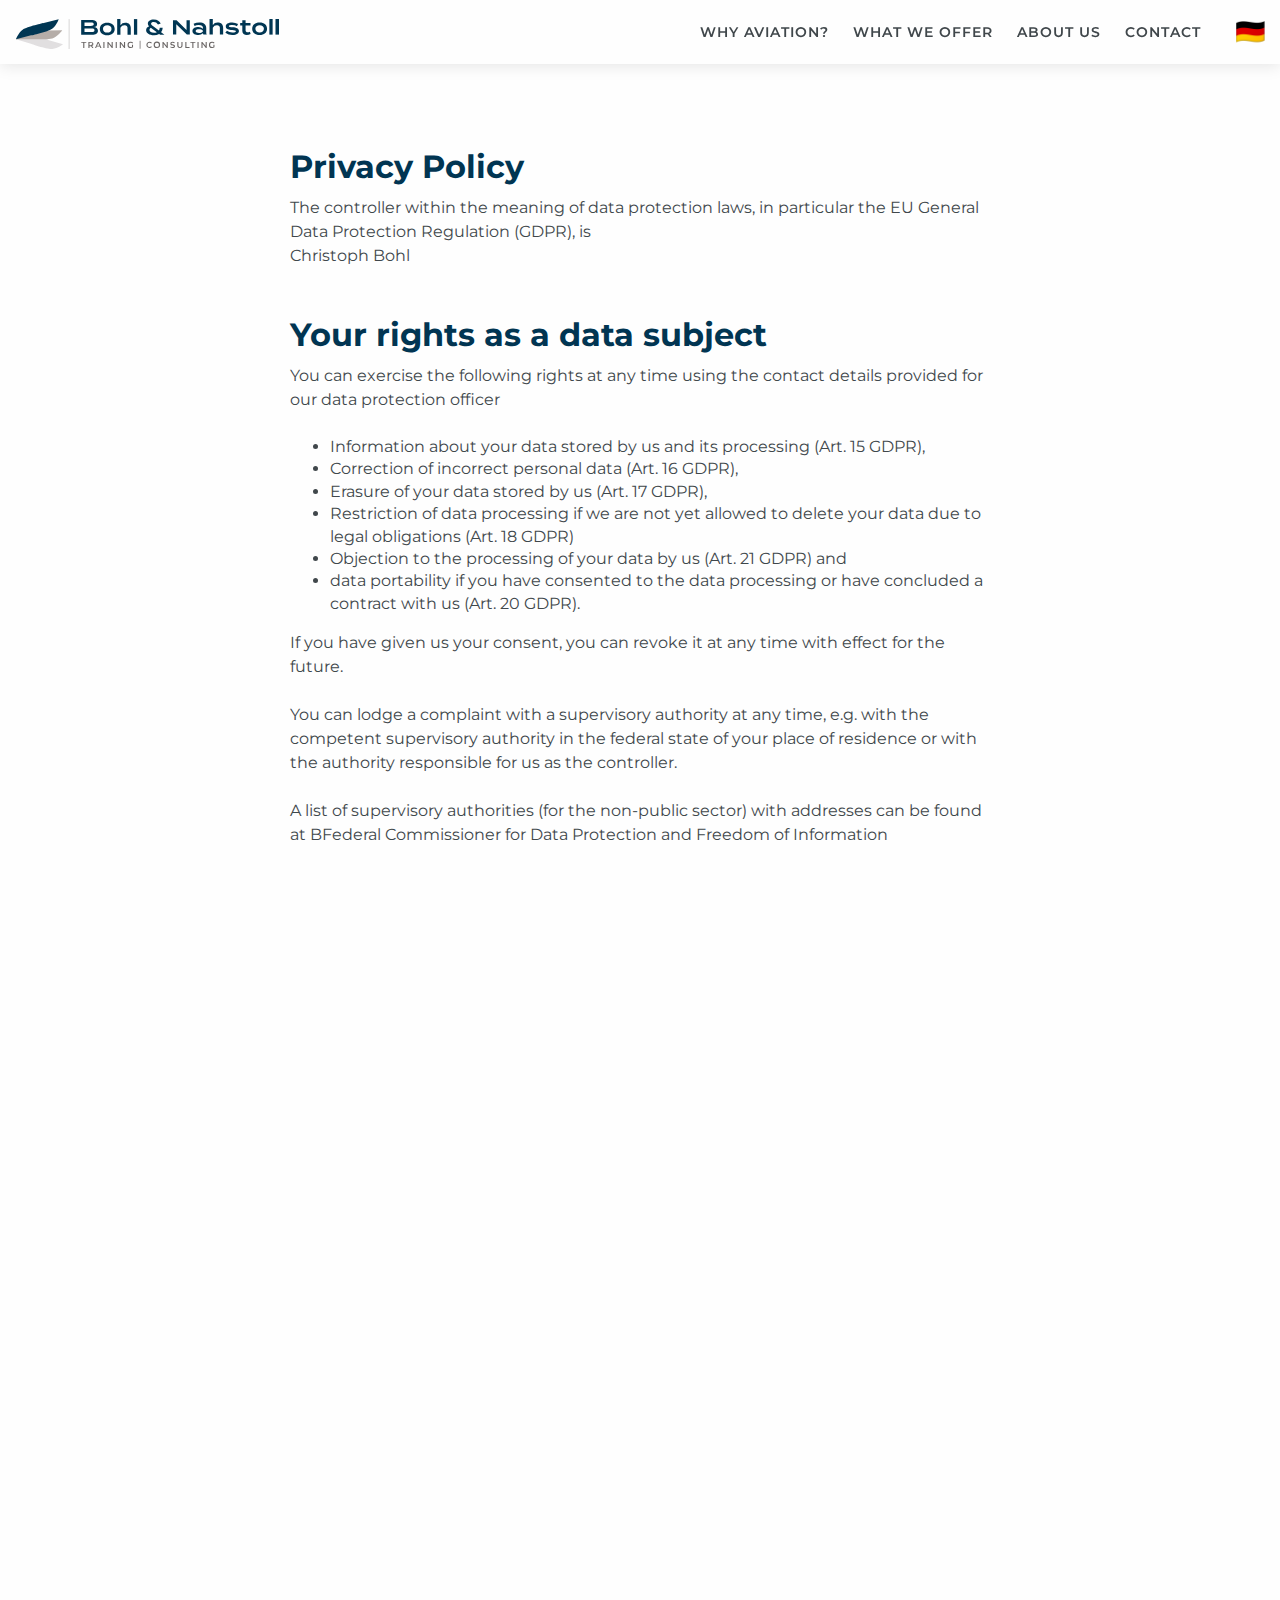
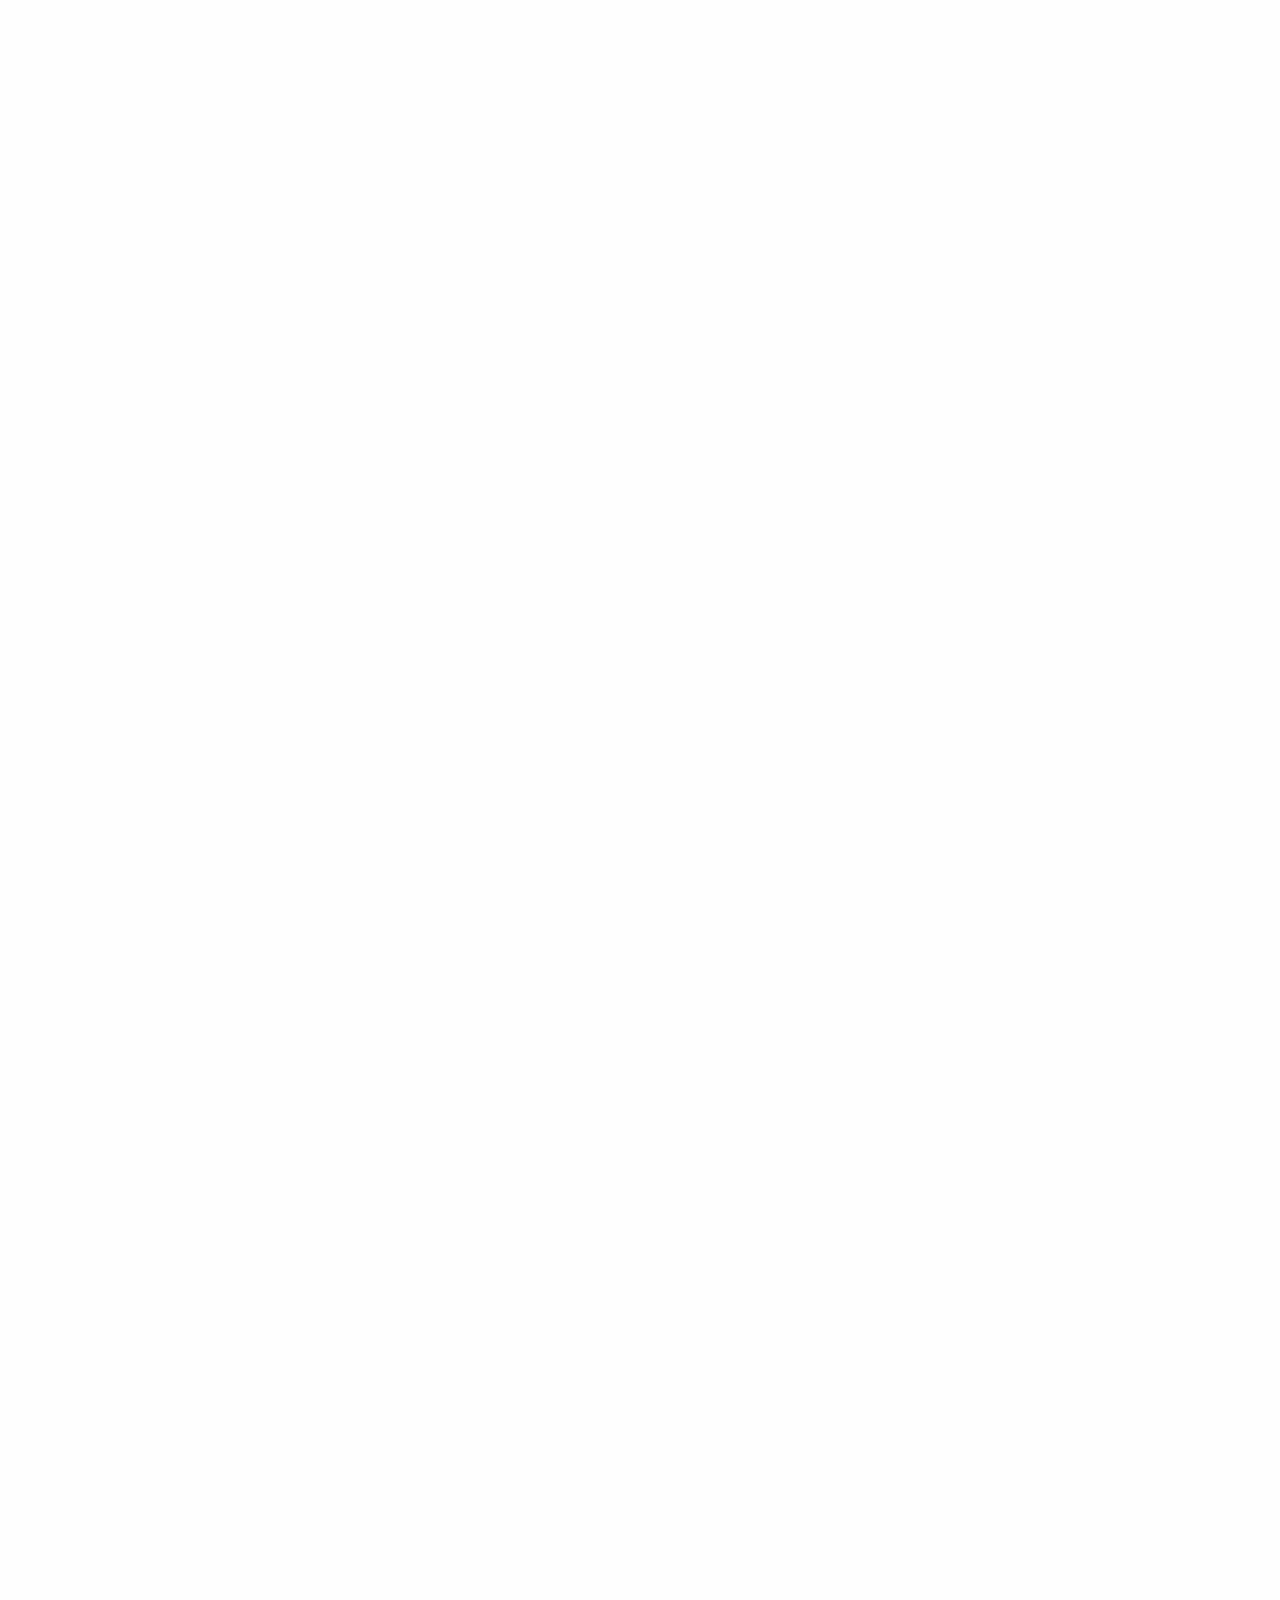
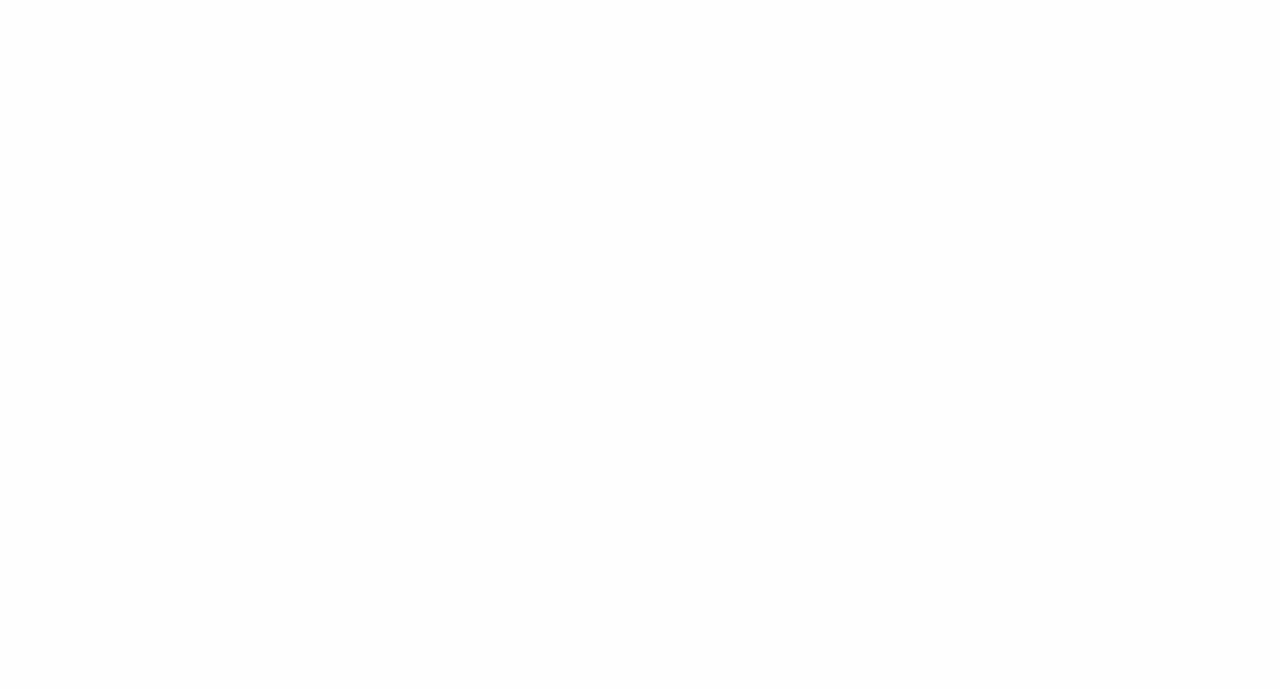
<file: pages/en-datenschutz.html>
<!DOCTYPE html>
<html lang="de">
  <head>
    <meta charset="UTF-8" />
    <meta name="viewport" content="width=device-width, initial-scale=1.0" />
    <title>BN - Training & Consulting</title>
    <link rel="stylesheet" href="../main.css" />
    <link
      href="https://fonts.googleapis.com/css2?family=Montserrat:ital,wght@0,400;0,600;0,700;1,500&display=swap"
      rel="stylesheet"
    />
    <link rel="shortcut icon" type="image/x-icon" href="../favicon.ico">
  </head>
  <body>
    <header id="header">
      <nav class="nav-container">
        <a class="nav-link nav-link--logo" href="../en.html">
          <img class="nav-logo" src="../img/logo.svg" alt="logo of bn training" />
        </a>
        <img
          class="nav-open"
          id="open"
          src="../img/utils/menu.svg"
          alt="hamburger menu icon"
        />
        <img
          class="nav-close"
          id="close"
          src="../img/utils/close.svg"
          alt="close icon"
        />
        <div class="nav">
          <ul class="nav-list">
            <li><a class="nav-link" href="../en.html#intro">Why Aviation?</a></li>
            <li><a class="nav-link" href="../en.html#product">What we offer</a></li>
            <li><a class="nav-link" href="../en.html#about">About us</a></li>
            <li><a class="nav-link" href="../en.html#contact">Contact</a></li>
            <li><a class="nav-link flag" href="../pages/datenschutz.html">🇩🇪</a></li>
          </ul>
        </div>
      </nav>
    </header>

    <section class="container container--secondary-pages">
        <div>
        <div class="datenschutz intro__content">
            <h2 class="daten__title">Privacy Policy</h2>
<p>The controller within the meaning of data protection laws, in particular the EU General Data Protection Regulation (GDPR), is<br>
    Christoph Bohl</p>


    <h2>Your rights as a data subject</h2>
<p>You can exercise the following rights at any time using the contact details provided for our data protection officer</p>
<ul>
    <li>Information about your data stored by us and its processing (Art. 15 GDPR),</li>
    <li>Correction of incorrect personal data (Art. 16 GDPR),</li>
    <li>Erasure of your data stored by us (Art. 17 GDPR),</li>
    <li>Restriction of data processing if we are not yet allowed to delete your data due to legal obligations (Art. 18 GDPR)</li>
    <li>Objection to the processing of your data by us (Art. 21 GDPR) and</li>
    <li>data portability if you have consented to the data processing or have concluded a contract with us (Art. 20 GDPR).</li>
</ul>


<p>If you have given us your consent, you can revoke it at any time with effect for the future.</p>
<p>You can lodge a complaint with a supervisory authority at any time, e.g. with the competent supervisory authority in the federal state of your place of residence or with the authority responsible for us as the controller.</p>
<p>A list of supervisory authorities (for the non-public sector) with addresses can be found at <a href="https://www.bfdi.bund.de/DE/Infothek/Anschriften_Links/anschriften_links-node.html.">BFederal Commissioner for Data Protection and Freedom of Information</a></p>


<h2>Contact form</h2>
  <h3>Type and purpose of processing:</h3>
  <p>The data you enter will be stored for the purpose of individual communication with you. This requires you to provide a valid e-mail address and your name. This is used to assign the request and subsequently answer it. The provision of further data is optional.</p>

  <h3>Legal basis:</h3>
  <p>The data entered in the contact form is processed on the basis of a legitimate interest (Art. 6 para. 1 lit. f GDPR).</p>
  <p>By providing the contact form, we would like to make it easy for you to contact us. The information you provide will be stored for the purpose of processing your request and for possible follow-up questions.</p>
  <p>If you contact us to request a quote, the data entered in the contact form will be processed to carry out pre-contractual measures (Art. 6 para. 1 lit. b GDPR).</p>

  <h3>Recipients:</h3>
  <p>Recipients of the data may be processors.</p>

  <h3>Storage period:</h3>
  <p>Data will be deleted no later than 6 months after processing the request.</p>
  <p>If there is a contractual relationship, we are subject to the statutory retention periods according to the German Commercial Code (HGB) and delete your data after these periods have expired.</p>

  <h3>Provision prescribed or required:</h3>
  <p>The provision of your personal data is voluntary. However, we can only process your request if you provide us with your name, e-mail address and the reason for the request.</p>


<h2>Use of script libraries (Google Webfonts)</h2>
  <p>In order to display our content correctly and graphically appealing across browsers, we use "Google Web Fonts" from Google LLC (1600 Amphitheatre Parkway, Mountain View, CA 94043, USA; hereinafter "Google") to display fonts on this website.</p>
  <p>Further information on Google Web Fonts can be found at <a href="https://developers.google.com/fonts/faq" rel="noopener nofollow" target="_blank">https://developers.google.com/fonts/faq</a> and in Google's privacy policy: <a href="https://www.google.com/policies/privacy/" rel="noopener nofollow" target="_blank">https://www.google.com/policies/privacy/</a>.</p>

<h2>SSL encryption</h2>
  <p>To protect the security of your data during transmission, we use state-of-the-art encryption methods (e.g. SSL) via HTTPS.</p><hr>


<h2>Information about your right to object in accordance with Art. 21 GDPR</h2>
  <h3>Right to object in individual cases</h3>
  <p>You have the right to object, on grounds relating to your particular situation, at any time to processing of personal data concerning you which is based on point (f) of Article 6(1) GDPR (data processing on the basis of a balancing of interests); this also applies to profiling based on this provision within the meaning of Article 4(4) GDPR.</p>
  <p>If you object, we will no longer process your personal data unless we can demonstrate compelling legitimate grounds for the processing which override your interests, rights and freedoms, or the processing serves the establishment, exercise or defense of legal claims.</p>
  <h3>Recipient of an objection</h3>
  <p>info@bn-training.com</p>
<hr>


<h2>Changes to our privacy policy</h2>
  <p>We reserve the right to amend this privacy policy so that it always complies with current legal requirements or to implement changes to our services in the privacy policy, e.g. when introducing new services. The new privacy policy will then apply to your next visit.</p>


<h2>Questions for the data protection officer</h2>
  <p>If you have any questions about data protection, please send us an e-mail or contact the person responsible for data protection in our organization directly:</p>
  <p>info@bn-training.com</p>

<span class="small">The privacy policy was created with the help of activeMind AG, the experts for <a href="https://www.activemind.de/datenschutz/datenschutzbeauftragter/" target="_blank" rel="noopener">external data protection officers</a> (Version #2020-09-30).</span>
        </div>
    </div>
    </section>

    <footer>
      <div class="footer_container container">
        <ul class="footer__list">
          <li>Sitemap</li>
          <li><a href="../en.html#top">Home</a></li>
          <li><a href="../en.html#intro">Why Aviation?</a></li>
          <li><a href="../en.html#benefits">Your Benefits</a></li>
          <li><a href="../en.html#refs">References</a></li>
          <li><a href="../en.html#product">Our modules</a></li>
          <li><a href="../en.html#methods">Our methods</a></li>
          <li><a href="../en.html#process">The steps</a></li>
          <li><a href="../en.html#about">About us</a></li>
          <li><a href="../en.html#contact">Contact</a></li>
        </ul>
        <div>
          <ul class="footer__list">
            <li>Other</li>
            <li><a href="en-impressum.html">Imprint</a></li>
            <li><a href="en-datenschutz.html">Privacy</a></li>
          </ul>
          <ul class="footer__list footer__list--social">
            <li>Contact</li>
            <li><a href="tel:+491777598697"><img class="footer__social" src="../img/utils/phone-social.svg" alt="phone icon"></a></li>
            <li><a href="mailto:info@bn-training.com"><img class="footer__social" src="../img/utils/mail-social.svg" alt="linkedin icon"></a></li>
            <li><a href="https://www.linkedin.com/company/bn-training" target="_blank"><img class="footer__social" src="../img/utils/linkedin.svg" alt="linkedin icon"></a></li>
            <li><a href="https://www.instagram.com/bn__training/" target="_blank"><img class="footer__social" src="../img/utils/instagram.svg" alt="instagram icon"></a></li>
            <li><a href="https://www.facebook.com/BN.Training.Consulting" target="_blank"><img class="footer__social" src="../img/utils/facebook.svg" alt="facebook icon"></a></li>
          </ul>
        </div>
        <div class="footer__site">
          <img class="footer__logo" src="../img/logo--orange.svg" alt="logo bn-training"/>
        </div>
        <div class="footer__copyright">
          <p>Copyright 2020 BN-Training.com</p>
          <p><a href="mailto:christian_cramer@me.com">Webdesign by <span>Christian Cramer</span></a></p>
        </div>
      </div>
    </footer>
    <script src="../index.js"></script>
    </script>
  </body>
</html>
</file>
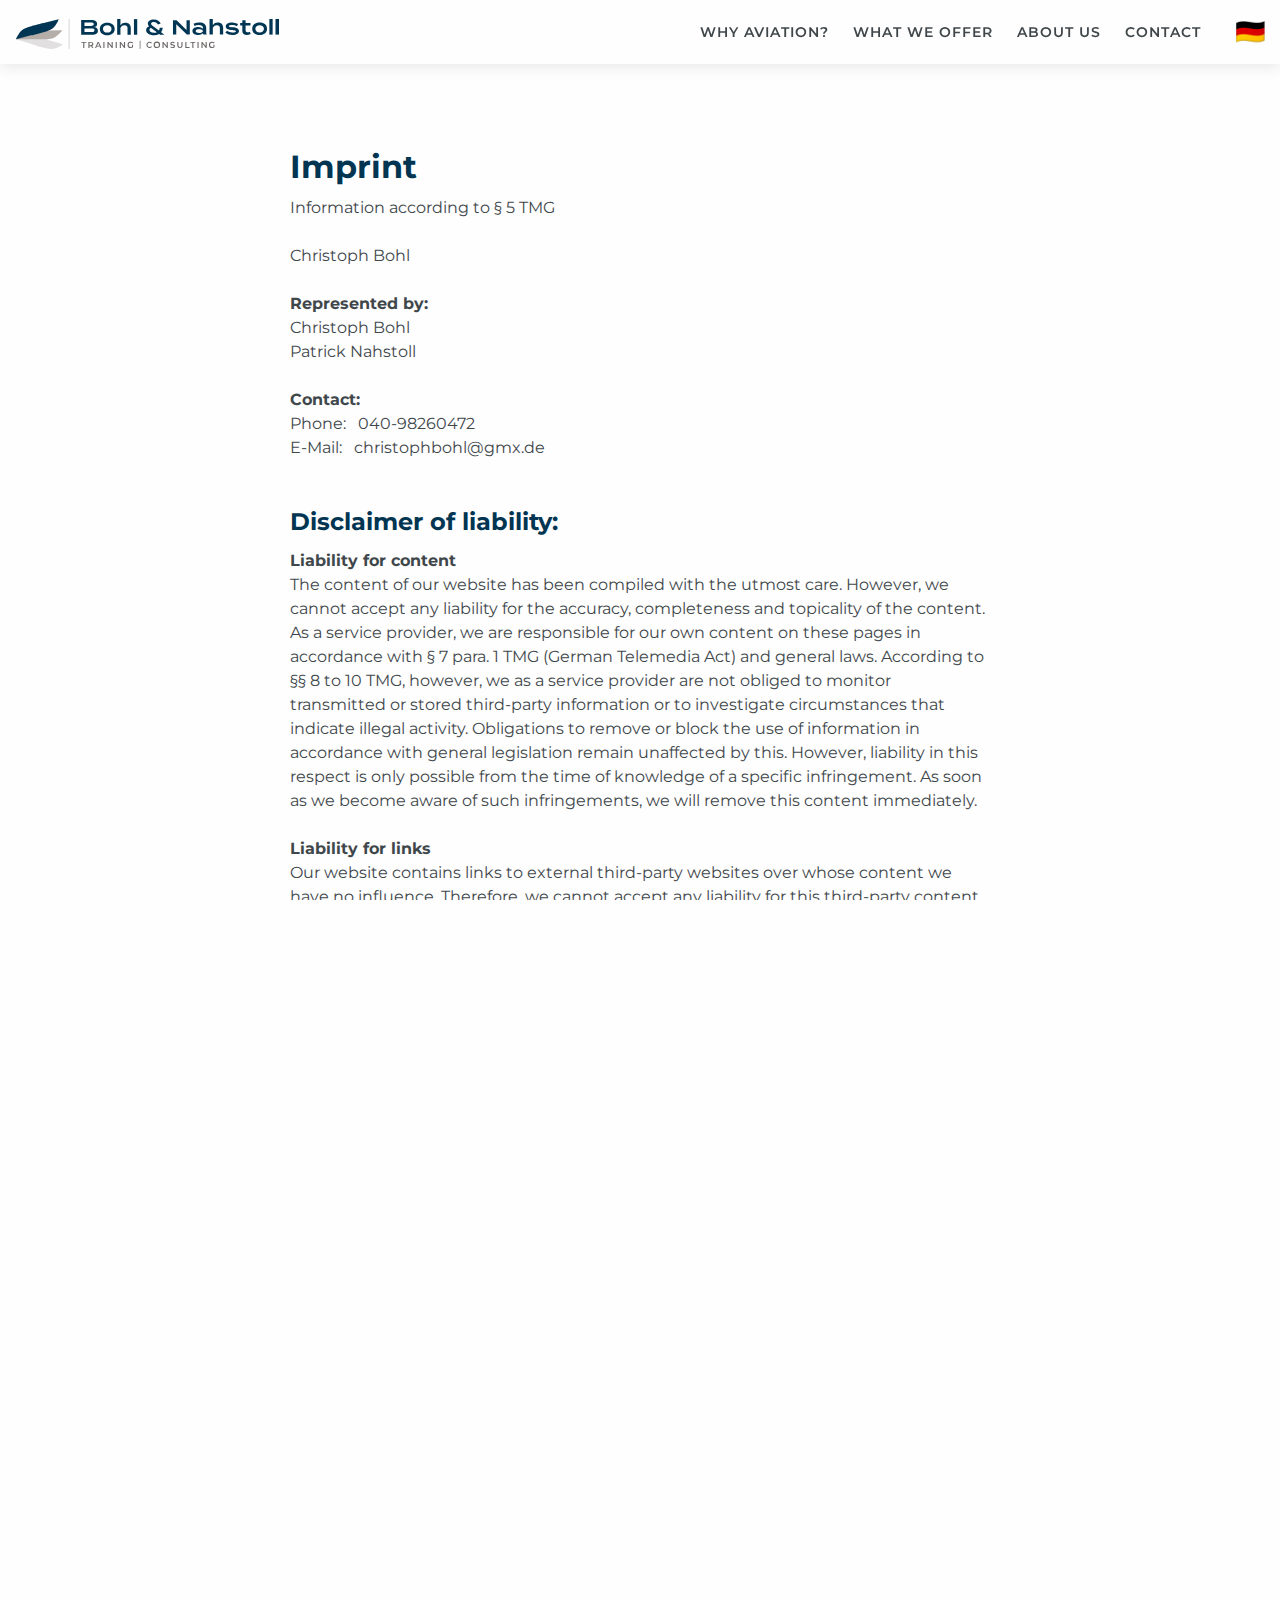
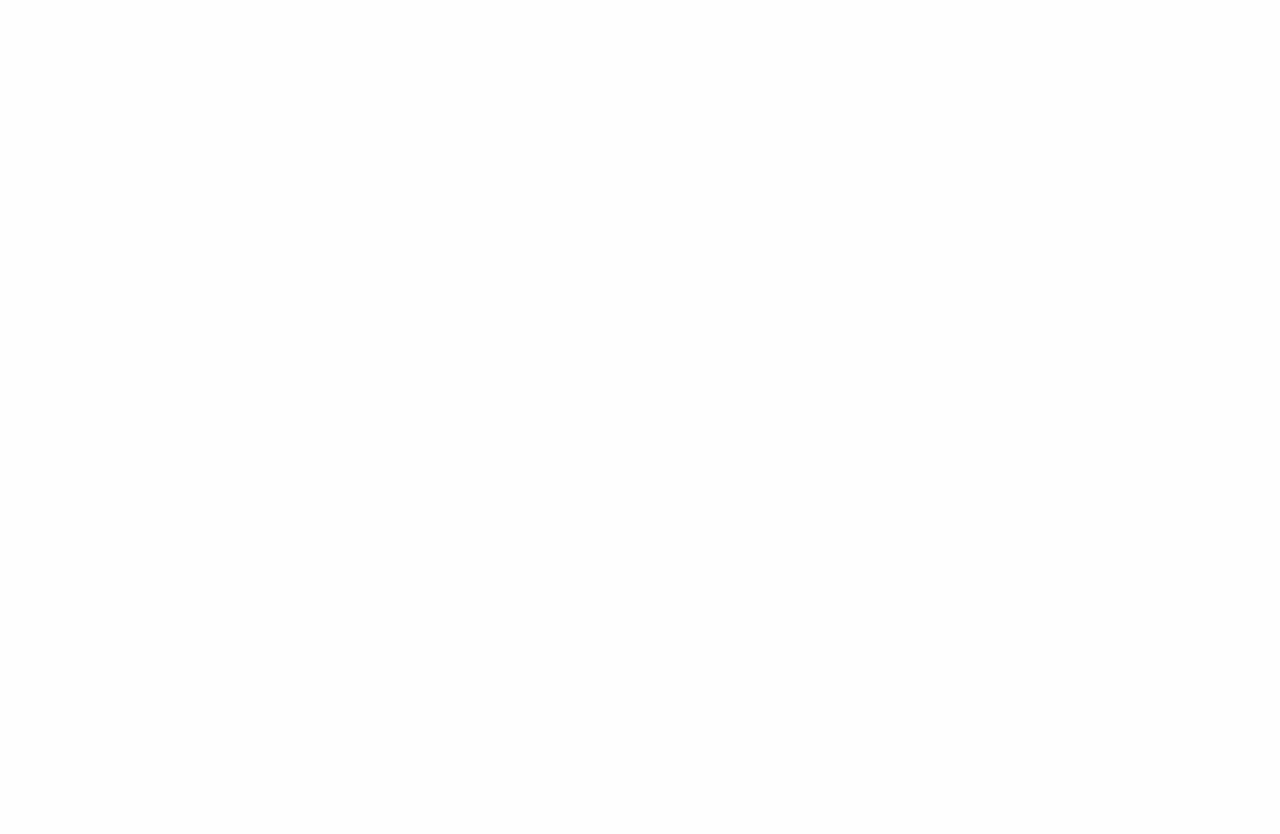
<file: pages/en-impressum.html>
<!DOCTYPE html>
<html lang="de">
  <head>
    <meta charset="UTF-8" />

    <meta name=”robots” content=”noindex” />
    <meta name="viewport" content="width=device-width, initial-scale=1.0" />
    <title>BN - Training & Consulting</title>
    <link rel="stylesheet" href="../main.css" />
    <link
      href="https://fonts.googleapis.com/css2?family=Montserrat:ital,wght@0,400;0,600;0,700;1,500&display=swap"
      rel="stylesheet"
    />
    <link rel="shortcut icon" type="image/x-icon" href="../favicon.ico">
  </head>
  <body>
    <header id="header">
      <nav class="nav-container">
        <a class="nav-link nav-link--logo" href="../en.html">
          <img class="nav-logo" src="../img/logo.svg" alt="logo of bn training" />
        </a>
        <img
          class="nav-open"
          id="open"
          src="../img/utils/menu.svg"
          alt="hamburger menu icon"
        />
        <img
          class="nav-close"
          id="close"
          src="../img/utils/close.svg"
          alt="close icon"
        />
        <div class="nav">
          <ul class="nav-list">
            <li><a class="nav-link" href="../en.html#intro">Why Aviation?</a></li>
            <li><a class="nav-link" href="../en.html#product">What we offer</a></li>
            <li><a class="nav-link" href="../en.html#about">About us</a></li>
            <li><a class="nav-link" href="../en.html#contact">Contact</a></li>
            <li><a class="nav-link flag" href="../pages/impressum.html">🇩🇪</a></li>
          </ul>
        </div>
      </nav>
      </div>
    </header>

    <section class="container container--secondary-pages">
        <div>
        <div class='impressum'>
            <h2>Imprint</h2>
            <p>Information according to § 5 TMG</p>
            <p>Christoph Bohl <br>  
            </p>
            <p><span class="strong">Represented by: </span><br>
            Christoph Bohl<br>
            Patrick Nahstoll<br>
            </p>
            <p><strong>Contact:</strong><br>
            Phone: &nbsp;&nbsp;040-98260472<br>
            E-Mail: &nbsp;&nbsp;<a href='mailto:christophbohl@gmx.de'>christophbohl@gmx.de</a></br><br></p>
            <h3>Disclaimer of liability: </h3>
            <p><strong>Liability for content</strong><br>
              The content of our website has been compiled with the utmost care. However, we cannot accept any liability for the accuracy, completeness and topicality of the content. As a service provider, we are responsible for our own content on these pages in accordance with § 7 para. 1 TMG (German Telemedia Act) and general laws. According to §§ 8 to 10 TMG, however, we as a service provider are not obliged to monitor transmitted or stored third-party information or to investigate circumstances that indicate illegal activity. Obligations to remove or block the use of information in accordance with general legislation remain unaffected by this. However, liability in this respect is only possible from the time of knowledge of a specific infringement. As soon as we become aware of such infringements, we will remove this content immediately.
              <br><br><strong>Liability for links</strong><br>
              Our website contains links to external third-party websites over whose content we have no influence. Therefore, we cannot accept any liability for this third-party content. The respective provider or operator of the pages is always responsible for the content of the linked pages. The linked pages were checked for possible legal violations at the time of linking. Illegal content was not recognizable at the time of linking. However, permanent monitoring of the content of the linked pages is not reasonable without concrete evidence of an infringement. If we become aware of any legal infringements, we will remove such links immediately.
              <br><br><strong>Copyright</strong><br>
              The content and works created by the site operators on these pages are subject to German copyright law. Duplication, processing, distribution and any form of commercialization of such material beyond the scope of the copyright law shall require the prior written consent of its respective author or creator. Downloads and copies of this site are only permitted for private, non-commercial use. Insofar as the content on this site was not created by the operator, the copyrights of third parties are respected. In particular, third-party content is identified as such. Should you nevertheless become aware of a copyright infringement, please inform us accordingly. If we become aware of any infringements, we will remove such content immediately.
              <br><br><strong>Data Protection</strong><br>
              The use of our website is generally possible without providing personal data. Insofar as personal data (e.g. name, address or e-mail addresses) is collected on our pages, this is always done on a voluntary basis as far as possible. This data will not be passed on to third parties without your express consent.
We would like to point out that data transmission over the Internet (e.g. when communicating by e-mail) may be subject to security vulnerabilities. Complete protection of data against access by third parties is not possible.
We hereby expressly prohibit the use of contact data published within the scope of the imprint obligation by third parties for sending unsolicited advertising and information material. The operators of this website expressly reserve the right to take legal action in the event of the unsolicited sending of advertising information, such as spam e-mails.
              <br><br>Impressum from <a href="https://www.impressum-generator.de">Impressum Generator</a> of <a href="https://www.kanzlei-hasselbach.de/">Kanzlei Hasselbach, Rechtsanwälte für Arbeitsrecht und Familienrecht</a>
        </div>
    </div>
    </section>

    <footer>
      <div class="footer_container container">
        <ul class="footer__list">
          <li>Sitemap</li>
          <li><a href="../en.html#top">Home</a></li>
          <li><a href="../en.html#intro">Why Aviation?</a></li>
          <li><a href="../en.html#benefits">Your Benefits</a></li>
          <li><a href="../en.html#refs">References</a></li>
          <li><a href="../en.html#product">Our modules</a></li>
          <li><a href="../en.html#methods">Our methods</a></li>
          <li><a href="../en.html#process">The steps</a></li>
          <li><a href="../en.html#about">About us</a></li>
          <li><a href="../en.html#contact">Contact</a></li>
        </ul>
        <div>
          <ul class="footer__list">
            <li>Others</li>
            <li><a href="en-impressum.html">Imprint</a></li>
            <li><a href="en-datenschutz.html">Privacy</a></li>
          </ul>
          <ul class="footer__list footer__list--social">
            <li>Contact</li>
            <li><a href="tel:+491777598697"><img class="footer__social" src="../img/utils/phone-social.svg" alt="phone icon"></a></li>
            <li><a href="mailto:info@bn-training.com"><img class="footer__social" src="../img/utils/mail-social.svg" alt="linkedin icon"></a></li>
            <li><a href="https://www.linkedin.com/company/bn-training" target="_blank"><img class="footer__social" src="../img/utils/linkedin.svg" alt="linkedin icon"></a></li>
            <li><a href="https://www.instagram.com/bn__training/" target="_blank"><img class="footer__social" src="../img/utils/instagram.svg" alt="instagram icon"></a></li>
            <li><a href="https://www.facebook.com/BN.Training.Consulting" target="_blank"><img class="footer__social" src="../img/utils/facebook.svg" alt="facebook icon"></a></li>
          </ul>
        </div>
        <div class="footer__site">
          <img class="footer__logo" src="../img/logo--orange.svg" alt="logo bn-training"/>
        </div>
        <div class="footer__copyright">
          <p>Copyright 2020 BN-Training.com</p>
          <p><a href="mailto:christian_cramer@me.com">Webdesign by <span>Christian Cramer</span></a></p>
        </div>
      </div>
    </footer>
    <script src="../index.js"></script>
    </script>
  </body>
</html>
</file>
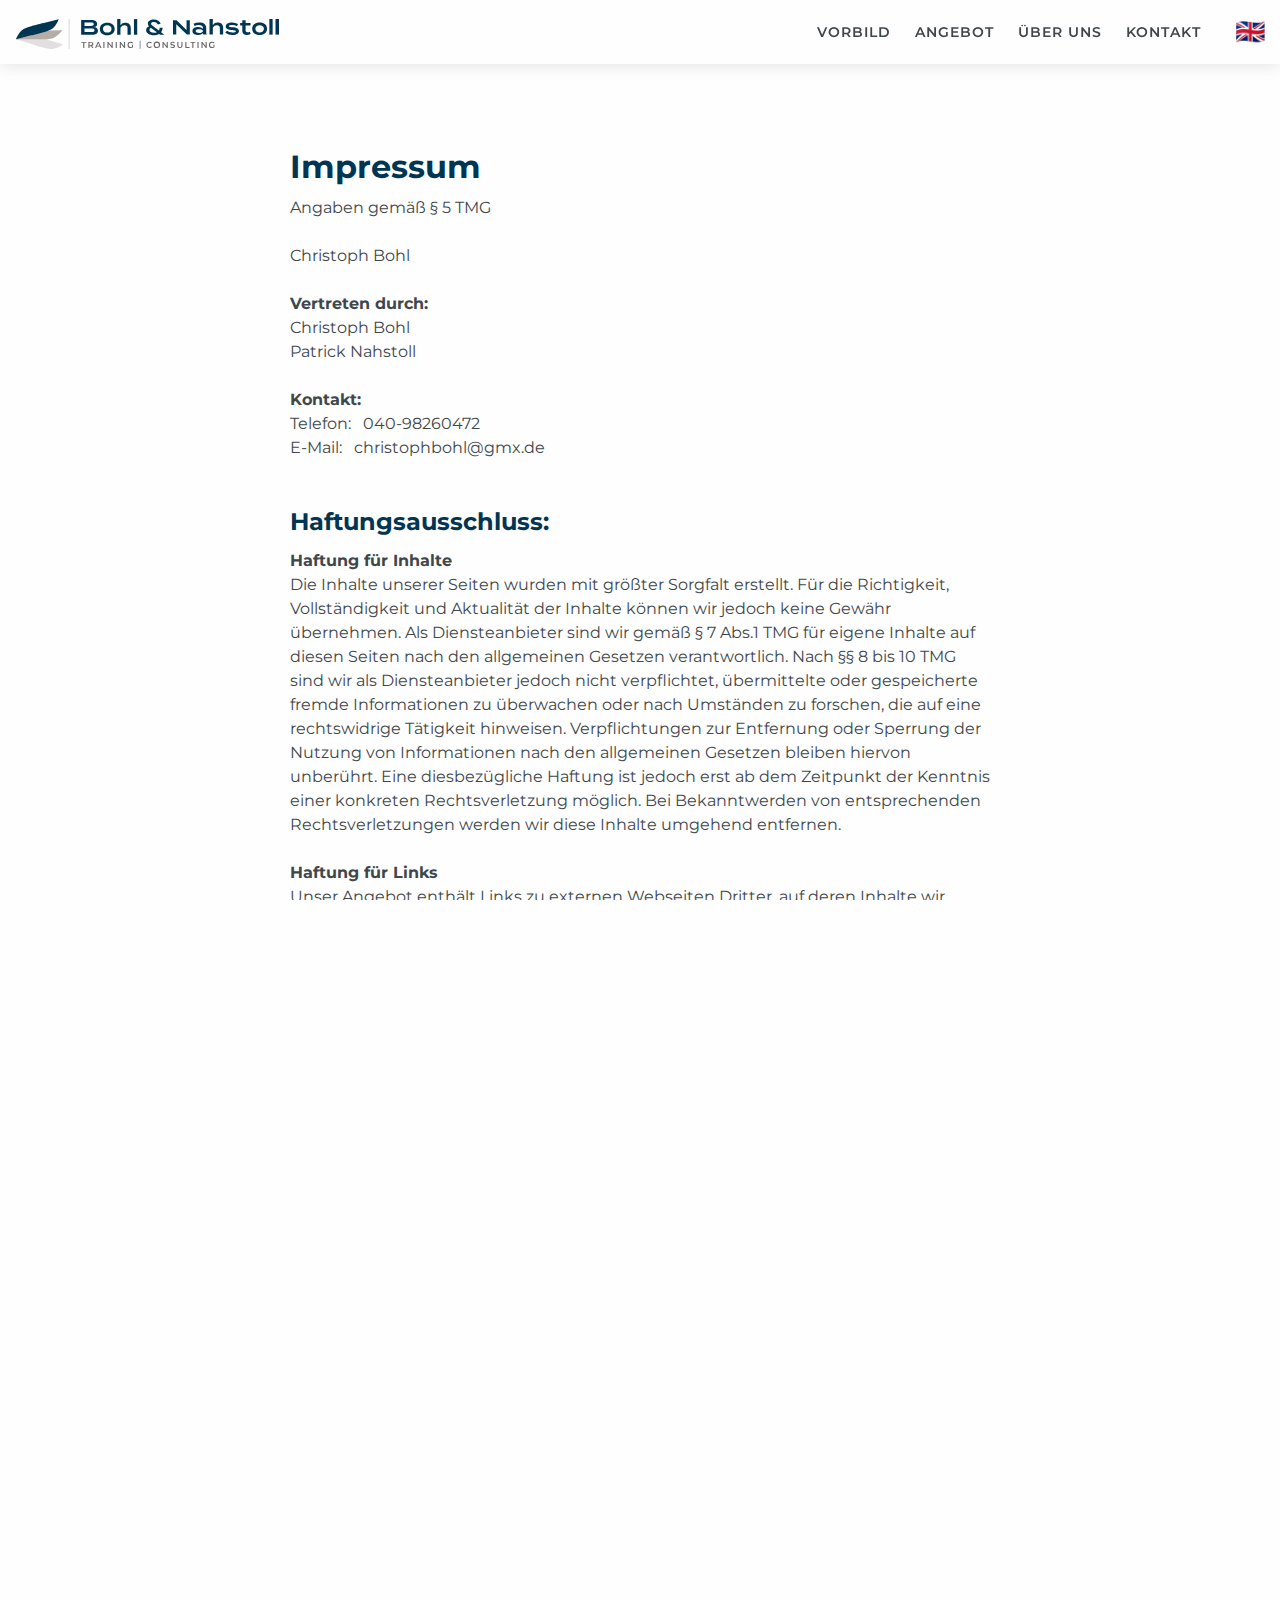
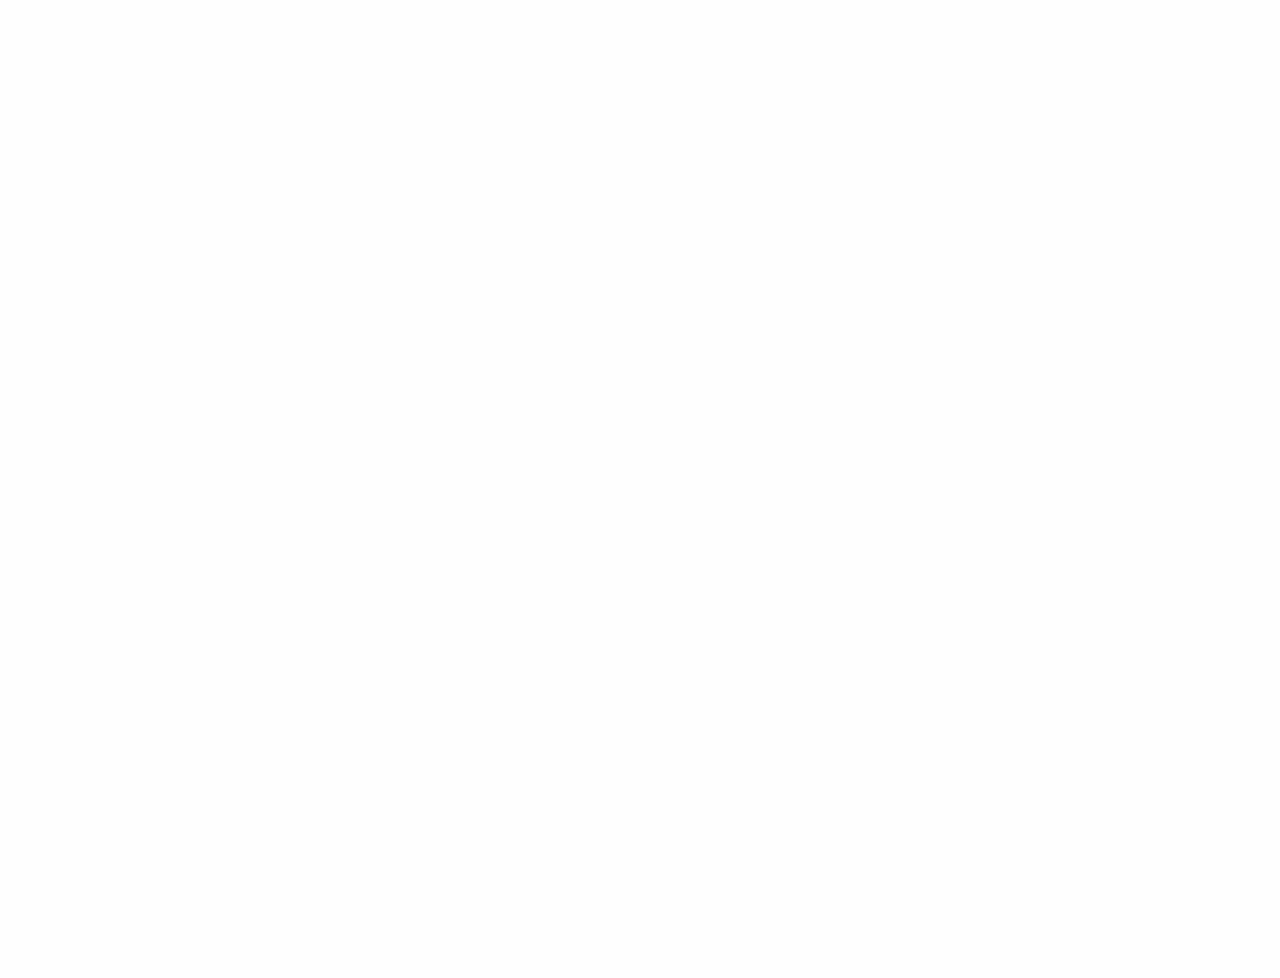
<file: pages/impressum.html>
<!DOCTYPE html>
<html lang="de">
  <head>
    <meta name=”robots” content=”noindex” />
    <meta charset="UTF-8" />
    <meta name="viewport" content="width=device-width, initial-scale=1.0" />
    <title>BN - Training & Consulting</title>
    <link rel="stylesheet" href="../main.css" />
    <link
      href="https://fonts.googleapis.com/css2?family=Montserrat:ital,wght@0,400;0,600;0,700;1,500&display=swap"
      rel="stylesheet"
    />
    <link rel="shortcut icon" type="image/x-icon" href="../favicon.ico">
  </head>
  <body>
    <header id="header">
      <nav class="nav-container">
        <a class="nav-link nav-link--logo" href="../index.html">
          <img class="nav-logo" src="../img/logo.svg" alt="logo of bn training" />
        </a>
        <img
          class="nav-open"
          id="open"
          src="../img/utils/menu.svg"
          alt="hamburger menu icon"
        />
        <img
          class="nav-close"
          id="close"
          src="../img/utils/close.svg"
          alt="close icon"
        />
        <div class="nav">
          <ul class="nav-list">
            <li><a class="nav-link" href="../index.html">Vorbild</a></li>
            <li><a class="nav-link" href="../index.html#product">Angebot</a></li>
            <li><a class="nav-link" href="../index.html#about">Über Uns</a></li>
            <li><a class="nav-link" href="../index.html#contact">Kontakt</a></li>
            <li><a class="nav-link flag" href="../pages/en-impressum.html">🇬🇧</a></li>
          </ul>
        </div>
      </nav>
      </div>
    </header>

    <section class="container container--secondary-pages">
        <div>
        <div class='impressum'>
            <h2>Impressum</h2>
            <p>Angaben gemäß § 5 TMG</p>
            <p>Christoph Bohl <br> 
            </p>
            <p><span class="strong">Vertreten durch: </span><br>
            Christoph Bohl<br>
            Patrick Nahstoll<br>
            </p>
            <p><strong>Kontakt:</strong><br>
            Telefon: &nbsp;&nbsp;040-98260472<br>
            E-Mail: &nbsp;&nbsp;<a href='mailto:christophbohl@gmx.de'>christophbohl@gmx.de</a></br><br></p>
            <h3>Haftungsausschluss: </h3>
            <p><strong>Haftung für Inhalte</strong><br>
              Die Inhalte unserer Seiten wurden mit größter Sorgfalt erstellt. Für die Richtigkeit, Vollständigkeit und Aktualität der Inhalte können wir jedoch keine Gewähr übernehmen. Als Diensteanbieter sind wir gemäß § 7 Abs.1 TMG für eigene Inhalte auf diesen Seiten nach den allgemeinen Gesetzen verantwortlich. Nach §§ 8 bis 10 TMG sind wir als Diensteanbieter jedoch nicht verpflichtet, übermittelte oder gespeicherte fremde Informationen zu überwachen oder nach Umständen zu forschen, die auf eine rechtswidrige Tätigkeit hinweisen. Verpflichtungen zur Entfernung oder Sperrung der Nutzung von Informationen nach den allgemeinen Gesetzen bleiben hiervon unberührt. Eine diesbezügliche Haftung ist jedoch erst ab dem Zeitpunkt der Kenntnis einer konkreten Rechtsverletzung möglich. Bei Bekanntwerden von entsprechenden Rechtsverletzungen werden wir diese Inhalte umgehend entfernen.<br><br><strong>Haftung für Links</strong><br>
              Unser Angebot enthält Links zu externen Webseiten Dritter, auf deren Inhalte wir keinen Einfluss haben. Deshalb können wir für diese fremden Inhalte auch keine Gewähr übernehmen. Für die Inhalte der verlinkten Seiten ist stets der jeweilige Anbieter oder Betreiber der Seiten verantwortlich. Die verlinkten Seiten wurden zum Zeitpunkt der Verlinkung auf mögliche Rechtsverstöße überprüft. Rechtswidrige Inhalte waren zum Zeitpunkt der Verlinkung nicht erkennbar. Eine permanente inhaltliche Kontrolle der verlinkten Seiten ist jedoch ohne konkrete Anhaltspunkte einer Rechtsverletzung nicht zumutbar. Bei Bekanntwerden von Rechtsverletzungen werden wir derartige Links umgehend entfernen.<br><br><strong>Urheberrecht</strong><br>
              Die durch die Seitenbetreiber erstellten Inhalte und Werke auf diesen Seiten unterliegen dem deutschen Urheberrecht. Die Vervielfältigung, Bearbeitung, Verbreitung und jede Art der Verwertung außerhalb der Grenzen des Urheberrechtes bedürfen der schriftlichen Zustimmung des jeweiligen Autors bzw. Erstellers. Downloads und Kopien dieser Seite sind nur für den privaten, nicht kommerziellen Gebrauch gestattet. Soweit die Inhalte auf dieser Seite nicht vom Betreiber erstellt wurden, werden die Urheberrechte Dritter beachtet. Insbesondere werden Inhalte Dritter als solche gekennzeichnet. Sollten Sie trotzdem auf eine Urheberrechtsverletzung aufmerksam werden, bitten wir um einen entsprechenden Hinweis. Bei Bekanntwerden von Rechtsverletzungen werden wir derartige Inhalte umgehend entfernen.<br><br><strong>Datenschutz</strong><br>
              Die Nutzung unserer Webseite ist in der Regel ohne Angabe personenbezogener Daten möglich. Soweit auf unseren Seiten personenbezogene Daten (beispielsweise Name, Anschrift oder eMail-Adressen) erhoben werden, erfolgt dies, soweit möglich, stets auf freiwilliger Basis. Diese Daten werden ohne Ihre ausdrückliche Zustimmung nicht an Dritte weitergegeben. <br>
              Wir weisen darauf hin, dass die Datenübertragung im Internet (z.B. bei der Kommunikation per E-Mail) Sicherheitslücken aufweisen kann. Ein lückenloser Schutz der Daten vor dem Zugriff durch Dritte ist nicht möglich. <br>
              Der Nutzung von im Rahmen der Impressumspflicht veröffentlichten Kontaktdaten durch Dritte zur Übersendung von nicht ausdrücklich angeforderter Werbung und Informationsmaterialien wird hiermit ausdrücklich widersprochen. Die Betreiber der Seiten behalten sich ausdrücklich rechtliche Schritte im Falle der unverlangten Zusendung von Werbeinformationen, etwa durch Spam-Mails, vor.<br> <br>
              Impressum vom <a href="https://www.impressum-generator.de">Impressum Generator</a> der <a href="https://www.kanzlei-hasselbach.de/">Kanzlei Hasselbach, Rechtsanwälte für Arbeitsrecht und Familienrecht</a>
        </div>
    </div>
    </section>

    <footer>
      <div class="footer_container container">
        <ul class="footer__list">
          <li>Sitemap</li>
          <li><a href="../index.html">Home</a></li>
          <li><a href="../index.html#top">Vorbild Luftfahrt</a></li>
          <li><a href="../index.html#benefits">Ihre Benefits</a></li>
          <li><a href="../index.html#refs">Referenzen</a></li>
          <li><a href="../index.html#product">Unsere Module</a></li>
          <li><a href="../index.html#methods">Unsere Methoden</a></li>
          <li><a href="../index.html#process">Vorgehensweise</a></li>
          <li><a href="../index.html#about">Über Uns</a></li>
          <li><a href="../index.html#contact">Kontakt</a></li>
        </ul>
        <div>
          <ul class="footer__list">
            <li>Rechtliches</li>
            <li><a href="impressum.html">Impressum</a></li>
            <li><a href="datenschutz.html">Datenschutz</a></li>
          </ul>
          <ul class="footer__list footer__list--social">
            <li>Kontakt</li>
            <li><a href="tel:+491777598697"><img class="footer__social" src="../img/utils/phone-social.svg" alt="phone icon"></a></li>
            <li><a href="mailto:info@bn-training.com"><img class="footer__social" src="../img/utils/mail-social.svg" alt="linkedin icon"></a></li>
            <li><a href="https://www.linkedin.com/company/bn-training" target="_blank"><img class="footer__social" src="../img/utils/linkedin.svg" alt="linkedin icon"></a></li>
            <li><a href="https://www.instagram.com/bn__training/" target="_blank"><img class="footer__social" src="../img/utils/instagram.svg" alt="instagram icon"></a></li>
            <li><a href="https://www.facebook.com/BN.Training.Consulting" target="_blank"><img class="footer__social" src="../img/utils/facebook.svg" alt="facebook icon"></a></li>
          </ul>
        </div>
        <div class="footer__site">
          <img class="footer__logo" src="../img/logo--orange.svg" alt="logo bn-training"/>
        </div>
        <div class="footer__copyright">
          <p>Copyright 2020 BN-Training.com</p>
          <p><a href="mailto:christian_cramer@me.com">Webdesign by <span>Christian Cramer</span></a></p>
        </div>
      </div>
    </footer>
    <script src="../index.js"></script>
    </script>
  </body>
</html>
</file>
<file: main.css>
*,
*:before,
*:after {
  box-sizing: border-box;
}

a {
  display: inline-block;
  text-decoration: none;
  color: inherit;
  transition: color 300ms, transform 300ms;
}

img {
  max-width: 100%;
  max-height: 100%;
  display: flex;
}

/* Code Begins */

html {
  overflow: hidden;
  height: 100%;
}

body {
  height: 100%;
  overflow: auto;
}

:root {
  --CLR-main-bg: #fefefe;
  --CLR-secondary-bg: #ededed;
  --CLR-primary: #013552;
  --CLR-accent: #dc7f17;
  --CLR-copy: #40474b;
  --CLR-dark: #2a2f31;
  --FONT: 'Montserrat', sans-serif;
  --FONT-copy: 16px;
  --SPACE-margins-mobile: 700px;
  scroll-behavior: smooth;
}

body {
  margin: 0;
  padding: 0;
  background-color: var(--CLR-main-bg);
  font-family: var(--FONT);
  font-size: var(--FONT-copy);
  line-height: 1.4;
  color: var(--CLR-copy);
}

h1,
h2,
h3,
h4,
h5,
p {
  margin-top: 0;
}

h2,
h3 {
  color: var(--CLR-primary);
  line-height: 1.2;
  margin-bottom: 0.6em;
}

h3 {
  margin-bottom: 0.5em;
}

h2 {
  font-size: 2rem;
}

h3 {
  font-size: 1.5rem;
}

h4 {
  font-size: 0.875rem;
  color: var(--CLR-accent);
  text-transform: uppercase;
  margin-bottom: 0.3em;
}

p {
  margin-bottom: 0.5em;
  line-height: 1.5;
}

.strong {
  font-weight: 700;
}

hr {
  color: var(--CLR-main-bg);
  opacity: 0.3;
  margin: 2rem 0;
}

.flex {
  display: flex;
  align-items: center;
}

.flex--sb {
  justify-content: space-between;
}

.container {
  margin: 0 auto;
  max-width: 1440px;
  padding: 80px 8% 0;
}

.container--center {
  text-align: center;
}

@media (min-width: 810px) {
  .container {
    padding: 150px 10vw 0;
  }
}

@media (min-width: 1450px) {
  .container {
    padding: 150px 147.5px 0;
  }
}

/* N A V I G A T I O N
    N A V I G A T I O N
     N A V I G A T I O N 
*/

.nav-container > * + * {
  margin-left: 1em;
}

.nav-container {
  position: fixed;
  top: 0;
  left: 0;
  right: 0;
  height: 64px;
  z-index: 100;
  padding: 0 1em;
  background-color: var(--CLR-main-bg);

  box-shadow: 0px 2px 15px rgba(0, 0, 0, 0.1);
  -webkit-box-shadow: 0px 2px 15px rgba(0, 0, 0, 0.1);

  display: flex;
  justify-content: space-between;
  align-items: center;
}

.nav-open.show,
.nav-close.show {
  display: inline-block;
}

.nav {
  display: none;
}

.nav.show {
  display: block;
}

.nav-close {
  width: 34.3px;
}

.nav-open,
.nav-close {
  display: none;
  transition: transform 0.25s ease-in-out;
}

.nav-open:hover {
  transform: scale(1.07);
}

.nav-close:hover {
  transform: scale(1.1);
}

.nav-logo {
  height: 30px;
  transform: translateY(2px);
}

.nav-link--logo {
  display: flex;
  align-items: center;
}

.nav ul {
  list-style: none;
  padding: 0;
}

.nav-list {
  display: flex;
}

.nav-list li + li {
  padding-left: 1.5em;
}

.nav-link {
  text-transform: uppercase;
  letter-spacing: 1px;
  font-size: 0.875rem;
  font-weight: 600;
  color: var(--CLR-copy);

  position: relative;
  transition: color 0.25s;
}

.nav-link:hover {
  color: var(--CLR-accent);
}

.nav-link.active {
  font-weight: 700;
  color: var(--CLR-primary);
}
.nav-link.active::before {
  display: block;
  content: '';
  background: var(--CLR-primary);
  border-bottom-right-radius: 5px;
  border-bottom-left-radius: 5px;

  position: absolute;
  top: -130%;
  right: -5px;
  left: -5px;
  height: 6px;
}

nav-link--logo.active::before {
  display: none;
}

.flag {
  padding-left: 1em;
  transform: scale(1.75);
  padding-right: 0.5em;
  transition: transform 200ms linear;
}

.flag:hover {
  transform: scale(2);
}

@media (max-width: 949px) {
  .nav-open,
  .nav-close {
    height: 20px;
    cursor: pointer;
  }

  .nav {
    z-index: 50;

    position: fixed;
    top: 64px;
    left: -1rem;
    right: 0;
    height: auto;
    background-color: var(--CLR-main-bg);
    border-top: 1px solid var(--CLR-secondary-bg);
    border-bottom: 1px solid var(--CLR-secondary-bg);

    box-shadow: 0px 15px 10px -5px rgba(0, 0, 0, 0.1);
    -webkit-box-shadow: 0px 15px 10px -5px rgba(0, 0, 0, 0.1);
  }

  .nav-list {
    flex-direction: column;
  }

  .nav-list li + li {
    padding: initial;
    margin-top: 0.5em;
  }

  .nav-list li {
    text-align: center;
  }

  .nav-link:not(.nav-link--logo) {
    display: block;
    padding: 1em;
    text-align: center;
    font-size: 1rem;
  }

  .nav-link.active {
    background-color: var(--CLR-secondary-bg);
  }

  .nav-link.active::before {
    display: none;
  }
}

/* E N D E
*/

.header {
  width: 100%;
  height: 80vh;
  min-height: 600px;
  background-image: url(img/assets/header.jpg);
  background-position: bottom left 30%;
  background-repeat: no-repeat;
  background-size: cover;
  display: flex;
  align-items: center;
}

.hero {
  margin-top: 64px;
  margin-left: 5vw;
  max-width: calc(300px);
  color: var(--CLR-primary);
}

.hero h1 {
  margin-top: 0.25em;
  margin-bottom: 0.5em;
  font-size: 2.5rem;
  line-height: 1.2;
}

.hero p {
  font-size: 1.3rem;
  color: var(--CLR-dark);
}

@media (min-width: 800px) {
  .hero {
    max-width: 370px;
  }
}

@media (min-width: 1000px) {
  .hero {
    max-width: 440px;
  }
  .hero h1 {
    font-size: 3rem;
  }
}

@media (min-width: 1400px) {
  .hero {
    margin-left: 7vw;
  }
}

.intro {
  padding-top: 20px;
}

.intro {
  max-width: none;
}

.intro__img {
  margin-top: 1em;
  margin-left: -8vw;
  margin-right: 4em;
  opacity: 0.4;
  width: 110%;
  max-width: 1100px;
}

.intro__content,
.intro__summary,
.process__content,
.about__intro {
  margin-left: auto;
  margin-right: auto;
  max-width: 626px;
}

.intro__summary {
  margin: 2em auto 0;
}

.intro__summary .strong {
  color: var(--CLR-primary);
  font-size: 1.25rem;
}

@media (min-width: 810px) {
  .intro__img {
    margin-left: -10vw;
  }
}

@media (min-width: 1000px) {
  .intro__flex {
    display: flex;
    align-items: center;
  }

  .intro__img {
    width: auto;
  }

  .intro__summary {
    margin-top: 0;
    max-width: 420px;
    min-width: 348px;
  }

  .benefits {
    padding-top: 100px;
  }
}

.benefits__grid {
  display: grid;
  grid-template-columns: repeat(auto-fill, minmax(200px, 1fr));
  justify-items: center;
  gap: 2em 1.5em;
  max-width: 940px;
  margin: 0 auto;
}

.benefits__title {
  grid-column: 1 / -1;
  max-width: 440px;
  margin-right: auto;
}

.benefits__title h2 {
  margin-bottom: 0.5em;
}

.benefit {
  display: flex;
  flex-direction: column;
  justify-content: flex-start;
  text-align: center;
  max-width: 259px;
}

.benefits__grid img {
  margin-bottom: 0.5em;
  height: 70px;
}

@media (min-width: 1090px) {
  .benefits__title {
    grid-column: span 2;
    max-width: 440px;
    margin-right: auto;
  }
}

.container-grid {
  display: grid;
  grid-template-columns: repeat(auto-fill, minmax(260px, 1fr));
  grid-column-gap: 1.5em;
  row-gap: 3em;
  width: 100%;
  margin-top: 75px;
}

.grid-item {
  min-width: 260px;
  display: flex;
  justify-content: center;
  align-items: center;
  position: relative;
}

.grid-item > img {
  filter: saturate(0);
  opacity: 0.15;
  cursor: pointer;
  max-width: 260px;
  transition: 300ms;
}

.grid-item:nth-of-type(5) img {
  opacity: 0.45;
}

.grid-item:nth-of-type(2) img,
.grid-item:nth-of-type(7) img {
  opacity: 0.2;
}

.grid-item__overlay {
  position: absolute;
  background: var(--CLR-main-bg);
  top: calc(0px - 1.5rem);

  padding: 1.5rem 1.5rem 2rem;
  border-radius: 1em;
  box-shadow: 0px 0px 1rem rgba(0, 0, 0, 0.07);
  -webkit-box-shadow: 0px 0px 1rem rgba(0, 0, 0, 0.07);
  z-index: 10;

  text-align: center;

  opacity: 0;
  min-width: 90%;

  transition: opacity 500ms;

  box-sizing: content-box;
}

.grid-item:hover .grid-item__overlay {
  opacity: 1;
  height: auto;
}

.grid-item__overlay p {
  margin: 0 auto;
  max-width: 300px;
}

.grid-item__overlay img {
  max-width: 260px;
  margin-left: auto;
  margin-right: auto;
  transition: opacity 500ms, filter 500ms;
}

.grid-item:hover .grid-item__overlay img {
  filter: saturate(1);
  opacity: 1 !important;
}

.container-sticky .flex {
  justify-content: space-between;
}

.container-sticky--order {
  display: flex;
  flex-direction: column;
}

.container-sticky--order .scroll {
  order: 2;
}

.service {
  margin: 3em 0;
}

.service:last-of-type {
  margin-bottom: 30px;
}

#methods p {
  max-width: 430px;
  margin-right: auto;
}

#methods h2 {
  max-width: 550px;
}

.method__img_container {
  min-width: 70px;
  margin-right: 1.5em;
}

.method__img_container--first {
  padding: 0 5px 0 12px;
}

.service ul {
  margin-top: 0;
  padding-left: 1.1em;
  padding-right: 1em;
}

.service ul li + li {
  margin-top: 0.5rem;
}

.service_img {
  height: 70px;
  width: auto;
  margin-right: 1em;
}

.extra-right {
  height: 60px;
}

@media (min-width: 800px) {
  .container-sticky {
    display: flex;
    justify-content: space-between;
  }

  .container-sticky--order {
    flex-direction: row;
    justify-content: space-between;
    margin-top: 12em;
  }

  .container-sticky--order .scroll {
    order: initial;
  }

  .sticky {
    -webkit-position: sticky;
    position: sticky;
    top: 25vh;
    align-self: flex-start;

    width: 40%;
  }

  .scroll {
    width: 53%;
    padding-left: 7%;
  }

  .scroll--left {
    padding-left: 0;
    padding-right: 7%;
  }

  .service_img {
    margin-right: -1.5em;
  }

  .extra-right {
    margin-right: -2.5em;
  }

  .service:first-of-type {
    margin: 30em 0 0;
  }
}

.process__img {
  margin-top: -16vw;
  opacity: 0.9;
}

.process__content {
  position: relative;
  z-index: 5;
}

.process__img--destkop {
  display: none;
}

@media (min-width: 1200px) {
  .process {
    display: flex;
    align-items: flex-end;
    margin-top: 120px;
  }

  .process__img--destkop {
    display: block;
  }
  .process__img--mobile {
    display: none;
  }

  .process__container {
    margin-right: 3rem;
    padding-top: 0;
    padding-right: 0;
    padding-bottom: 100px;
  }

  .process__content {
    min-width: 420px;
  }

  .process__img {
    margin-top: 0;
  }
}

@media (min-width: 1400px) {
  .process__container {
    margin-right: calc(3rem + 1vw);
  }
}

@media (min-width: 1500px) {
  .process {
    margin-top: 2rem;
  }
}

@media (min-width: 16500px) {
  .process {
    margin-top: 0;
  }
}

.about_grid {
  display: grid;
  grid-template-columns: repeat(2, 50%);
}

.ul--bullets {
  padding-left: 2rem;
}

.ul--bullets li + li {
  margin-top: 0.375rem;
}

.li--contact {
  display: flex;
  align-items: center;
}

.contact_img_container {
  height: 40px;
  width: 40px;
  margin-right: 10px;
  display: flex;
  align-items: center;
  justify-content: center;
}

.centerit {
  display: flex;
  justify-content: center;
  margin-top: 50px;
}

.centerit + .centerit {
  margin-top: 70px;
}

@media (min-width: 770px) {
  .centerit {
    display: flex;
    justify-content: center;
    margin-top: 100px;
  }

  .centerit + .centerit {
    margin-top: 150px;
  }
}

.about_container {
  grid-column: 1 / 3;
  display: flex;
  justify-content: center;
  align-items: center;
}

.about_person {
  padding: 0 0 1.5em;
}

.about_container--quali {
  margin-top: 2em;
  justify-self: left;
}

.about_container--quali h3:nth-of-type(2) {
  margin-top: 1em;
}

.about_container--quali ul:nth-of-type(2) {
  padding: 0;
}

.about_image-top {
  width: 100%;
  height: 100%;
  object-fit: cover;
}

@media (min-width: 770px) {
  .about_grid {
    grid-template-columns: repeat(auto-fill, minmax(350px, 1fr));
    max-width: 900px;
  }

  .about_container {
    grid-column: auto;
  }

  .about_person {
    padding: 0 10% 1em 7%;
  }

  .about_container--quali {
    margin-top: 0;
    justify-self: auto;
  }

  .about_container--quali > div {
    padding-left: 1em;
  }
}

.quote {
  display: flex;
  justify-content: center;
  align-items: center;
  padding: 7em 3em;
  margin-top: 80px;
  background: var(--CLR-primary);
}

.quote--nomargin {
  margin-top: 0px;
}

@media (min-width: 770px) {
  .quote {
    margin-top: 150px;
  }
}

.quote--nomargin {
  margin-top: 0px;
}

.quote_container {
  max-width: 950px;
}

quote {
  display: block;
  color: var(--CLR-secondary-bg);
  opacity: 0.85;
  line-height: 1.4;

  font-size: 1.25rem;
  font-style: italic;
}

.quote__cite {
  display: block;
  margin-top: 1.5em;
  color: var(--CLR-main-bg);
  text-align: right;
}

.quote__cite > span {
  opacity: 0.675;
}

cite {
  display: block;
  font-weight: 700;
  opacity: 0.9;
}

.quote__pagination {
  text-align: center;
  margin-top: 3em;
  cursor: default;
}

.quote__pagination > * + * {
  margin-left: 0.3em;
}

.quote__page {
  display: inline-block;
  height: 16px;
  width: 16px;
  border-radius: 50px;
  background-color: #fff;
  opacity: 0.2;
  cursor: pointer;
}

.quote__page.active {
  opacity: 0.7;
}

.quote__flex {
  transition: opacity 200ms;
}

@media (min-width: 50em) {
  .quote__flex {
    display: flex;
    align-items: flex-end;
  }
  .quote__flex > quote {
    flex: 1 1 70%;
    margin-right: 2em;
  }
  .quote__flex > .quote__cite {
    margin-bottom: 0.02em;
    flex: 1 0;
    min-width: max-content;
  }
}

/* FORM */

.form_container {
  background: var(--CLR-secondary-bg);
  margin-top: 80px;
  padding-bottom: 80px;
}

.form_textcontainer {
  max-width: 560px;
}

.form_img {
  padding-left: 4em;
  align-self: flex-start;
}

.form_img img {
  width: 600px;
  max-width: 100%;
  transform: translateY(50px) translateX(30px);
  transition: transform 1000ms;
}

@media (min-width: 770px) {
  .form_container {
    margin-top: 150px;
    padding-bottom: 150px;
  }
}

@media (max-width: 1250px) {
  .form_img img {
    transform: translateY(20px) translateX(30px);
  }
}

@media (max-width: 1100px) {
  .form_img {
    padding-left: 1em;
  }
}

@media (max-width: 1050px) {
  .form_textcontainer{
    padding-bottom: 2em;
  }

  .form_img {
    padding-left: 0em;
    align-self: center;
  }

  .form_img img {
    transform: translateY(20px) translateX(15px);
  }

  .flex--sb{
    flex-direction: column;
  }
}

form,
.input_container {
  display: flex;
  flex-direction: column;
}

form {
  flex-grow: 1;
  flex-basis: 420px;
}

form input,
form textarea {
  border: 0;
  max-width: 360px;
  border-bottom: 1px solid #40474b50;
  padding: 0.75em 0.5em 0.25em;
  font-family: inherit;
  font-size: inherit;
  background: transparent;
}

form input.error,
form textarea.error {
  border-bottom: 1px solid #ad1818;
}

form textarea {
  width: 100%;
  max-width: 450px;
  resize: none;
  margin-bottom: 2em;
  line-height: inherit;
}

form input:focus,
form textarea:focus {
  outline: none;
  border-bottom: 1px solid var(--CLR-primary);
}

form label {
  transform: translateY(2em);
  transition: transform 0.15s ease, font-size 0.15s ease, padding-top 0.15s ease;
  cursor: text;
}

form label .label__optional {
  font-size: 0.75em;
  margin-left: 1em;
  opacity: 0.6;
}

form .input_container.active label {
  transform: translateY(0.75em);
  font-size: 12px;
  padding-top: 0.5em;
}

form input::placeholder,
form textarea::placeholder {
  opacity: 0;
  transition: opacity 0.3s ease;
}

form .input_container:focus-within input::placeholder,
form .input_container:focus-within textarea::placeholder {
  opacity: 0.6;
}

form button {
  display: flex;
  align-items: center;
  justify-content: center;
  max-width: 360px;
  border: 0;
  background-color: var(--CLR-accent);
  padding: 1.3em 1.3em;
  border-radius: 4px;
  color: #fff;
  font-family: inherit;
  font-size: 0.875rem;
  font-weight: 700;
  letter-spacing: 1px;
  text-transform: uppercase;
  cursor: pointer;
  transition: background-color 0.2s;
}

form button:hover,
form button:focus {
  background-color: #f08a17;
}

.button_img {
  margin-left: 1em;
  transform: rotate(0deg);
  height: 16px;
  filter: saturate(0) invert(1) opacity(0.9);
  transition: transform 0.2s;
}

form button:hover .button_img,
form button:focus .button_img {
  transform: rotate(-15deg);
}

@keyframes sending {
  0% {
    transform: translate(0) rotate(0deg);
  }
  15% {
    transform: translate(15px, 0px) rotate(-10deg);
  }
  50% {
    transform: translate(50px, -5px) rotate(0deg);
    opacity: 1;
  }
  100% {
    transform: translate(100px, 0px);
    opacity: 0;
  }
}

form button.sending .button_img {
  animation: sending 1.5s 150ms ease-in-out infinite;
}

form:not(.success) button .buttom_img--success {
  display: none;
}

form button.success {
  background: #0e8b18;
  color: #f1f1f1;
}

form button.success .buttom_img--success {
  display: flex;
}

form button span,
form button .button_img {
  display: inline-block;
}

form button.success .button_img,
form button.success span {
  display: none;
}

footer {
  background: var(--CLR-primary);
  padding-bottom: 1em;
}

.footer_container {
  color: var(--CLR-secondary-bg);
  font-size: 14px;
  line-height: 2em;
  display: grid;
  grid-template-columns: 1fr 1fr;
  row-gap: 4em;
  column-gap: 4em;
  justify-items: center;
}

.footer__list {
  padding: 0;
  list-style: none;
}

.footer__list + .footer__list {
  margin-top: 2em;
}

.footer__list li:first-of-type {
  font-weight: 600;
}

.footer__list li:not(:first-of-type) {
  opacity: 0.7;
  transition: opacity 0.2s, transform 0.2s;
}

.footer__list li:not(:first-of-type):hover {
  opacity: 1;
  transform: translateX(3px);
}

.footer__list--social li:first-of-type {
  margin-bottom: 0.4em;
}

.footer__list--social li:not(:first-of-type) {
  display: inline-block;
  margin-right: 0.2em;
}

.footer__list--social li:not(:first-of-type):hover {
  transform: translateX(0px) scale(1.05);
}

.footer__social {
  height: 28px;
  opacity: 0.5;
}

.footer__site {
  grid-column: span 2;
  justify-self: stretch;
}

.footer__logo {
  width: 100%;
  max-width: 460px;
  opacity: 0.95;
  margin: 1em auto 0;
  padding: 0 2em;
}

.footer__copyright {
  grid-column: 1 / -1;
  display: flex;
  justify-content: center;
  line-height: 1;
  margin-top: 2em;
}

.footer__copyright p {
  text-align: center;
  line-height: 1.3;
  opacity: 0.4;
  transition: opacity 300ms;
}

.footer__copyright p:first-of-type {
  border-right: 1px solid var(--CLR-secondary-bg);
  padding-right: 1em;
  margin-right: 1em;
}

.footer__copyright p:nth-of-type(2):hover {
  cursor: pointer;
  opacity: 1;
}

.footer__copyright p:nth-of-type(2) span {
  transition: color 1500ms;
}

.footer__copyright p:nth-of-type(2):hover span {
  color: var(--CLR-accent);
}

@media (min-width: 800px) {
  .footer_container {
    grid-template-columns: repeat(2, 1fr) 40%;
    justify-items: auto;
  }
  .footer__site {
    grid-column: auto;
  }
  .footer__logo {
    margin: 0;
    padding: 0;
  }
}

/* Impressum / Impressum / Impressum */
.container--secondary-pages {
  padding-top: 100px;
}

.impressum,
.datenschutz {
  width: auto;
  max-width: 700px;
  margin: 0 auto 150px;
}

.impressum h2,
.datenschutz h2 {
  margin-bottom: 0.3em;
  margin-top: 1.5em;
}

.impressum p,
.datenschutz p {
  margin-bottom: 1.5em;
}

.impressum .small,
.datenschutz .small {
  font-size: 0.75rem;
  opacity: 0.5;
}

@media (max-width: 600px) {
  .impressum h2,
  .datenschutz h2 {
    font-size: 1.75rem;
  }

  .impressum h3,
  .datenschutz h3 {
    font-size: 1.275rem;
  }
}
</file>
